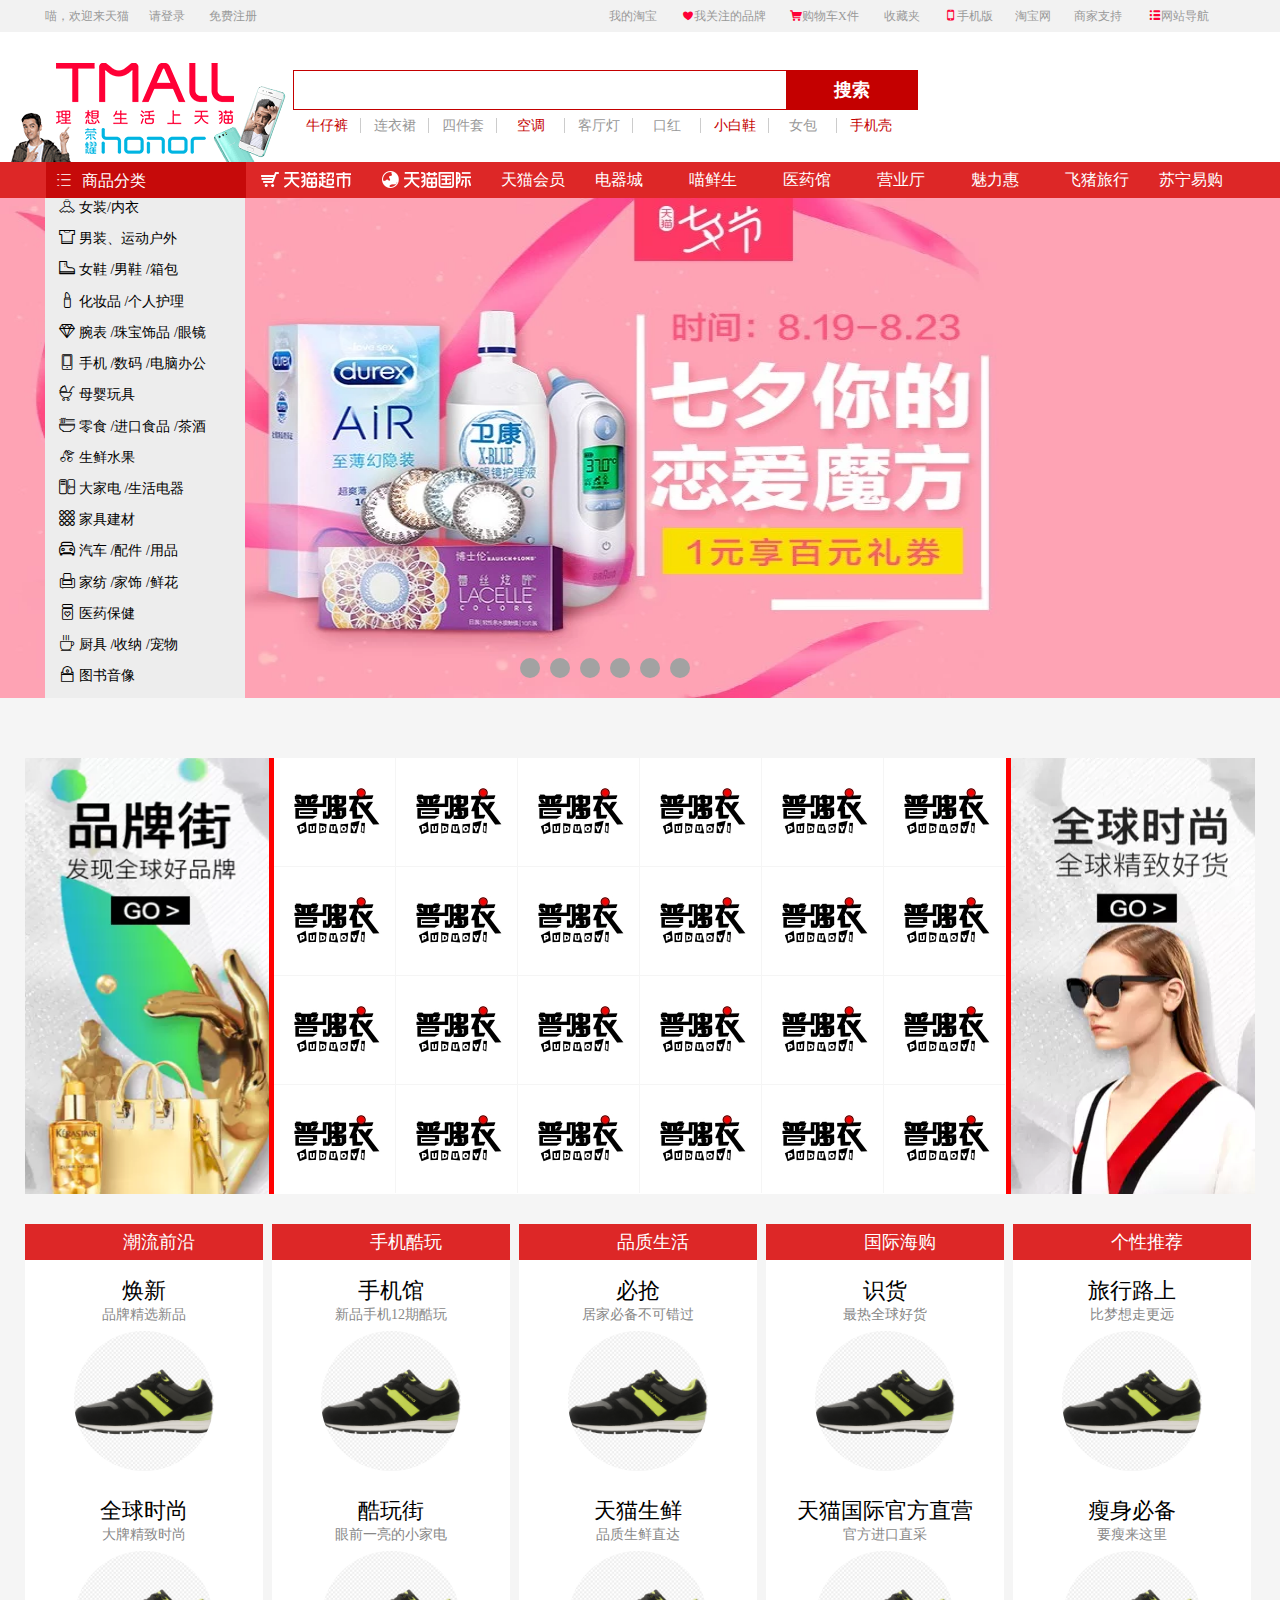
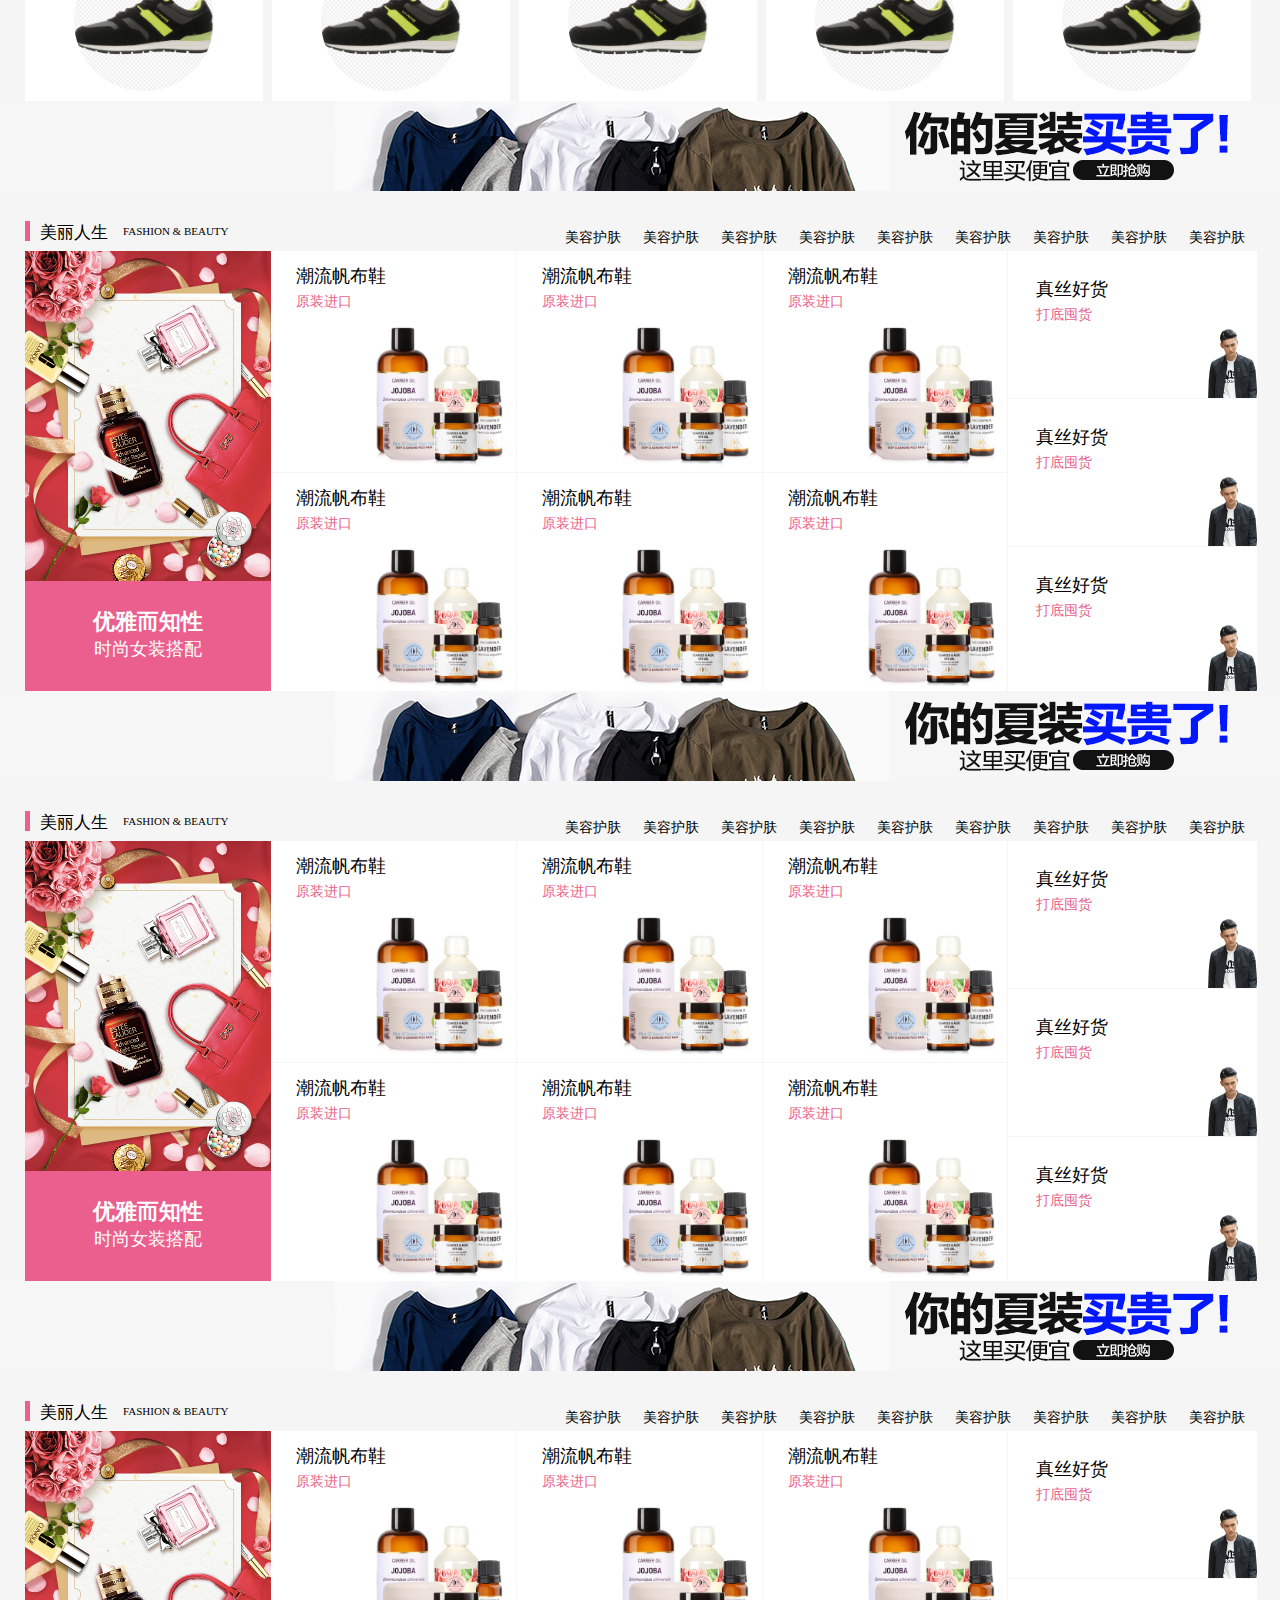
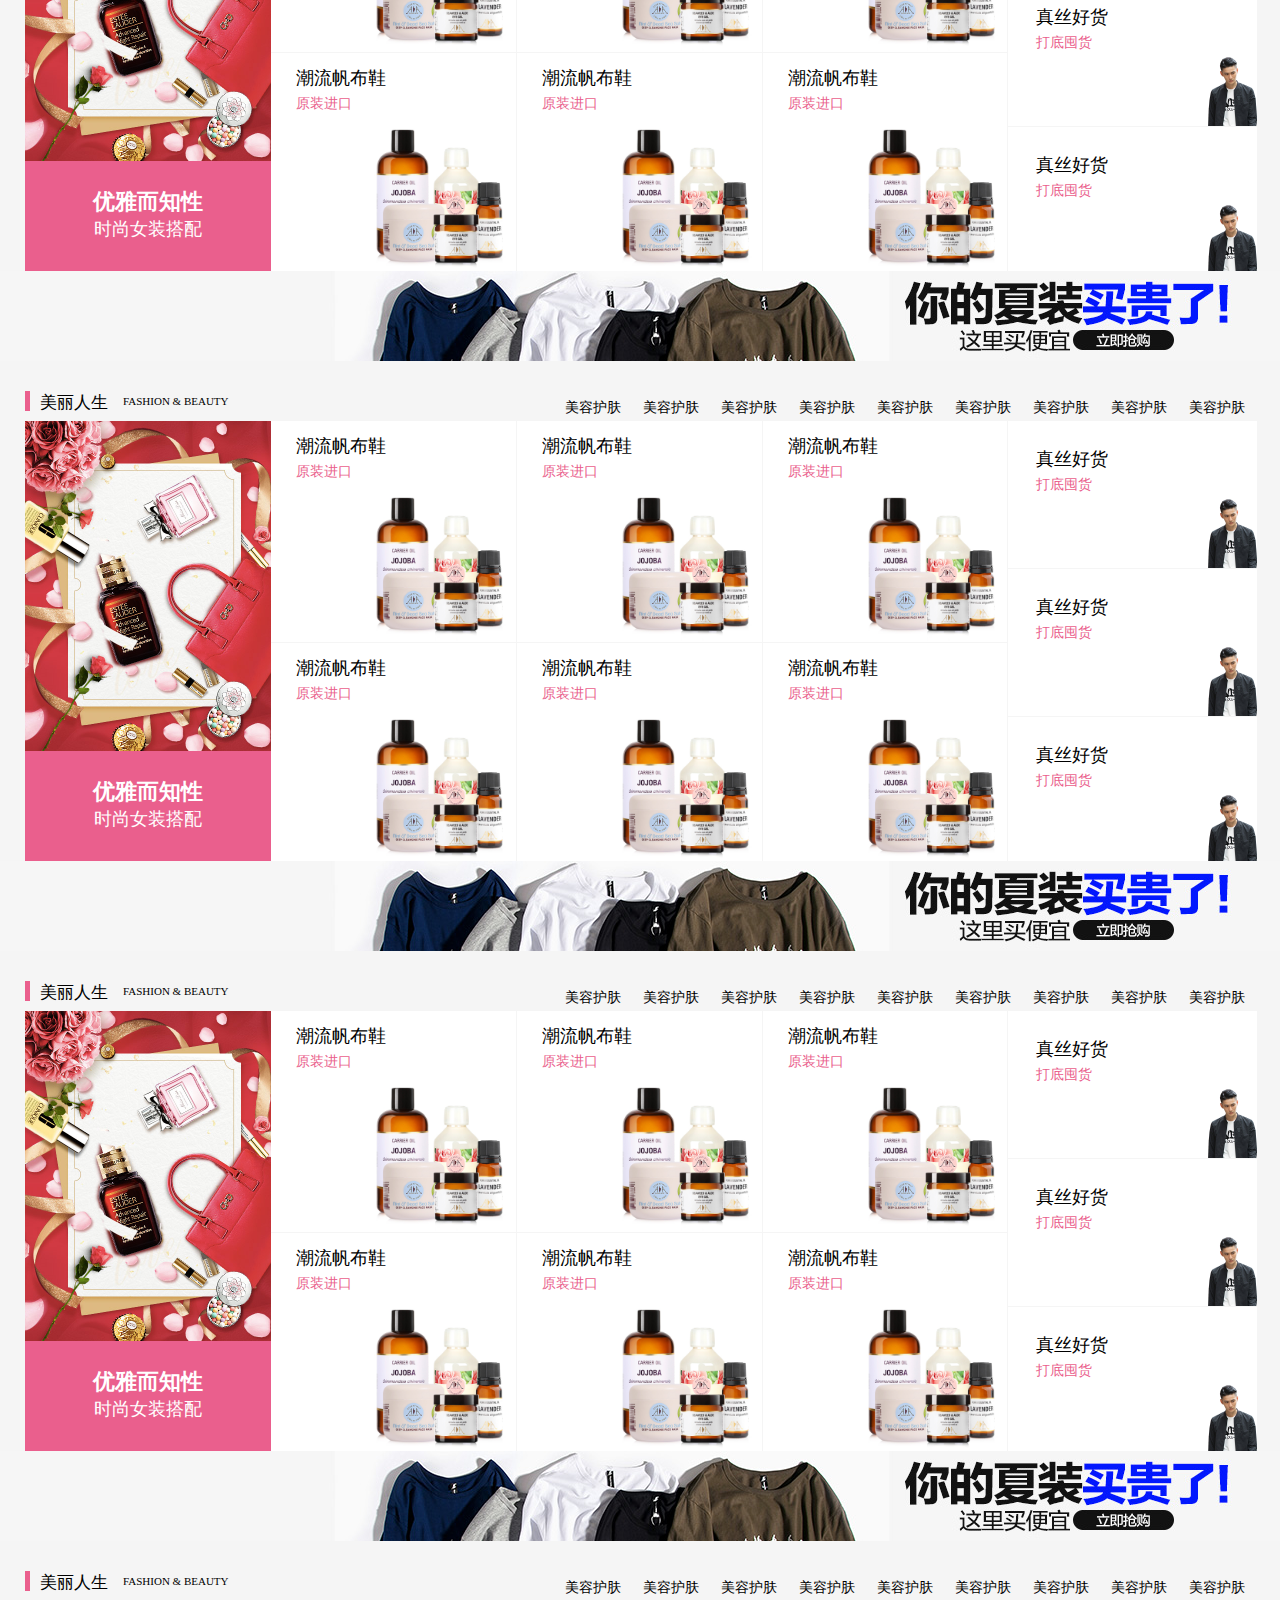
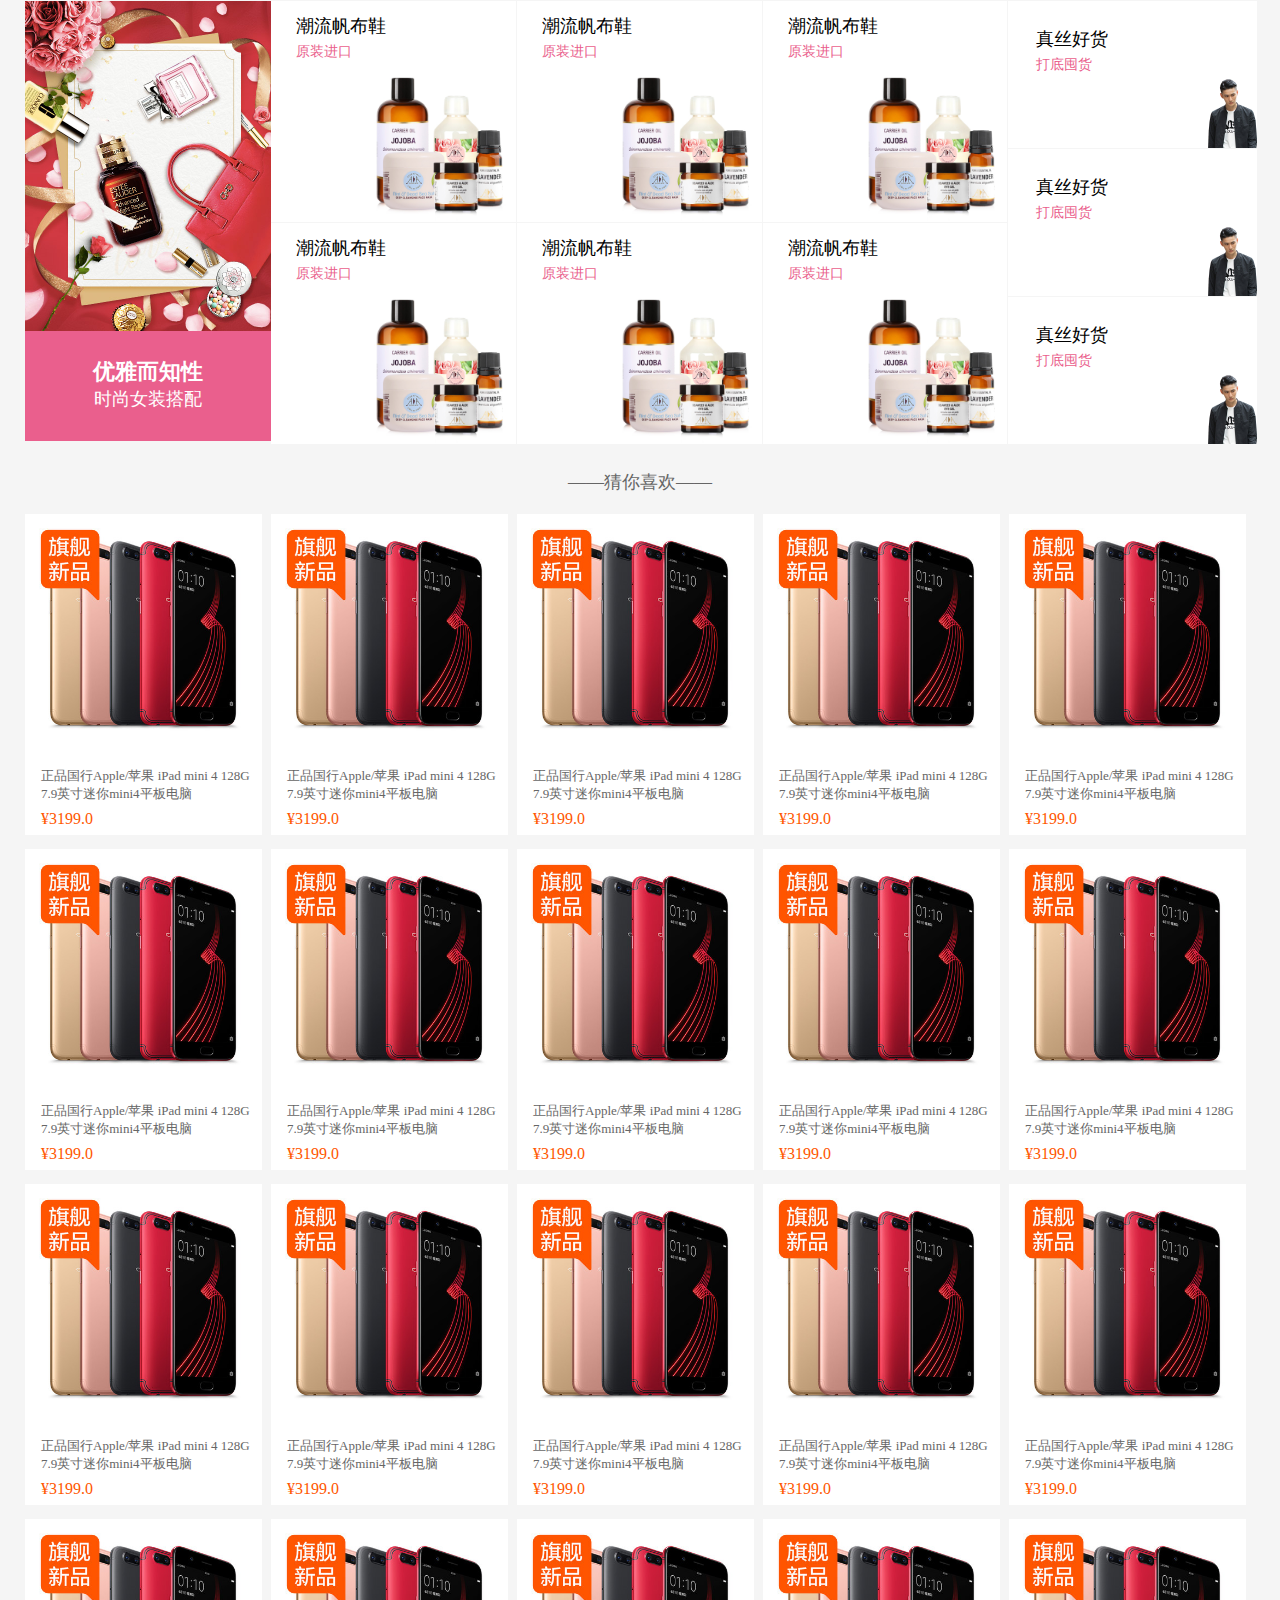
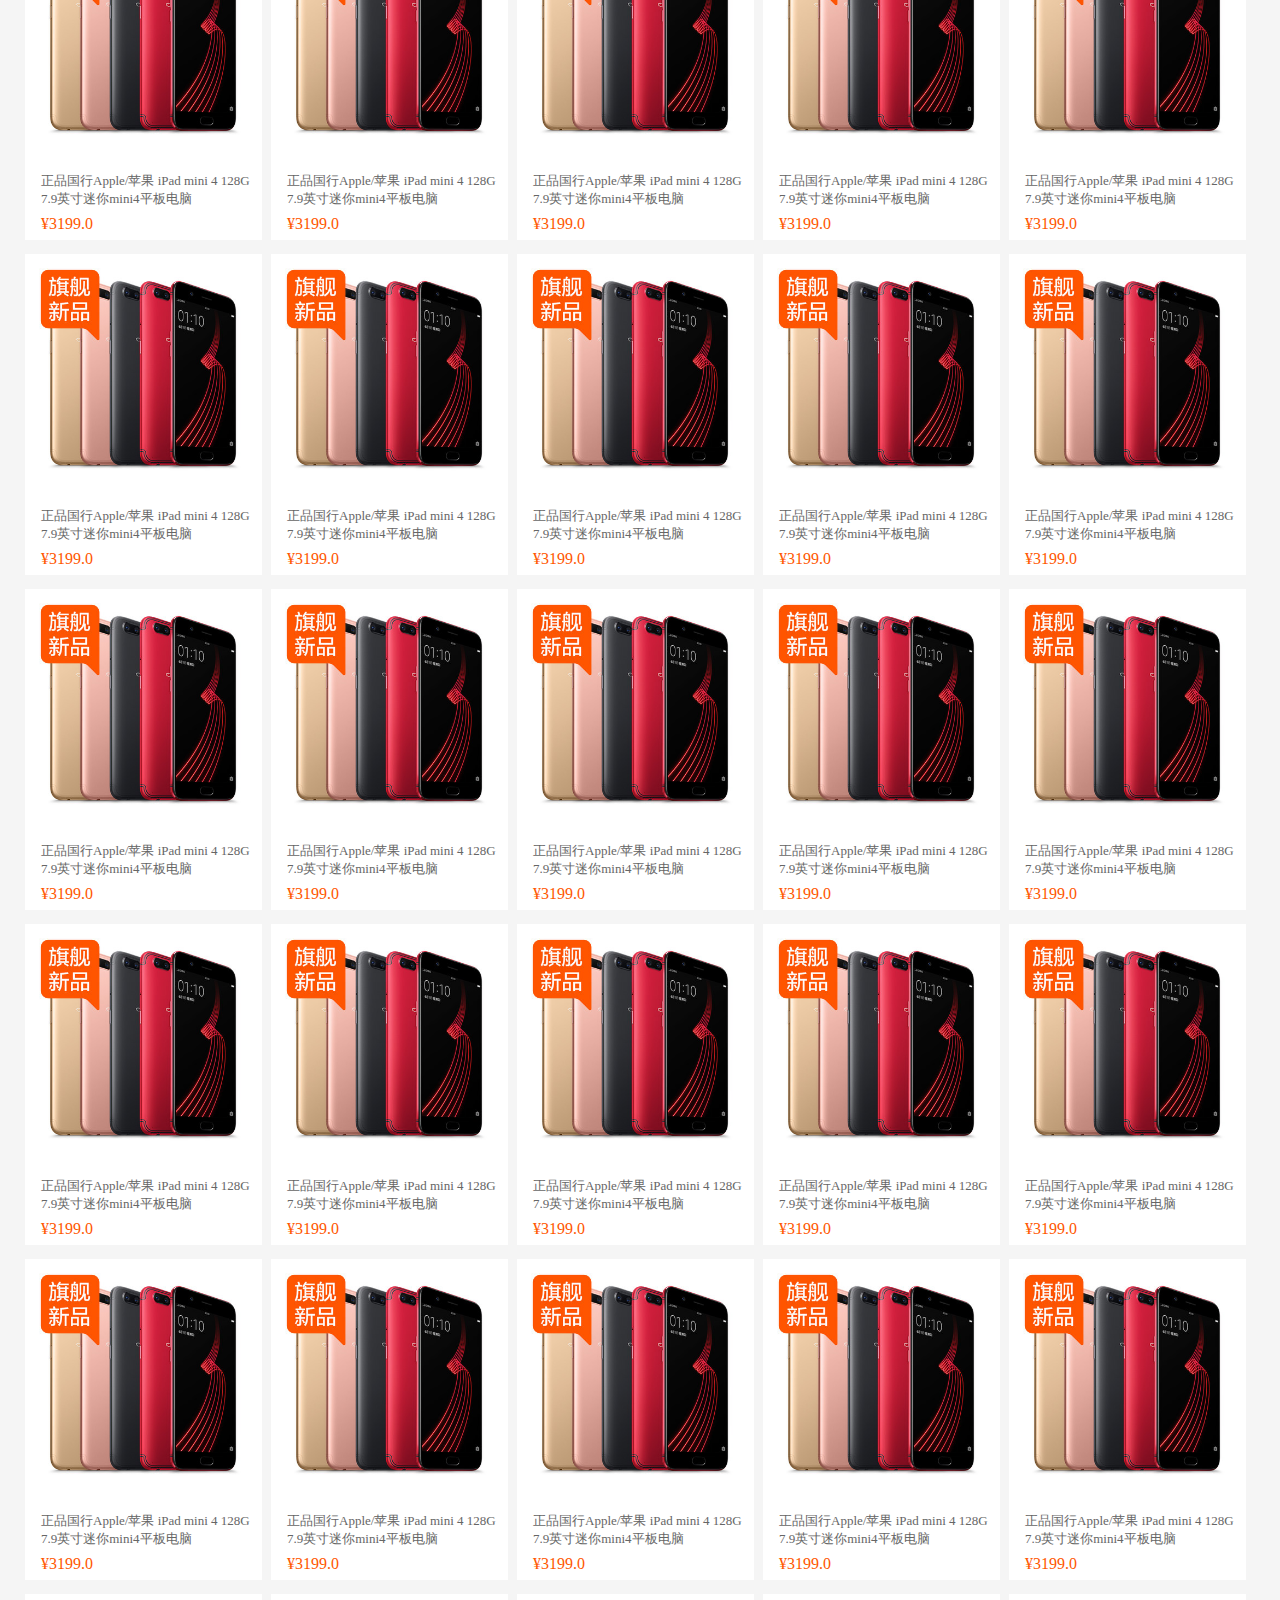
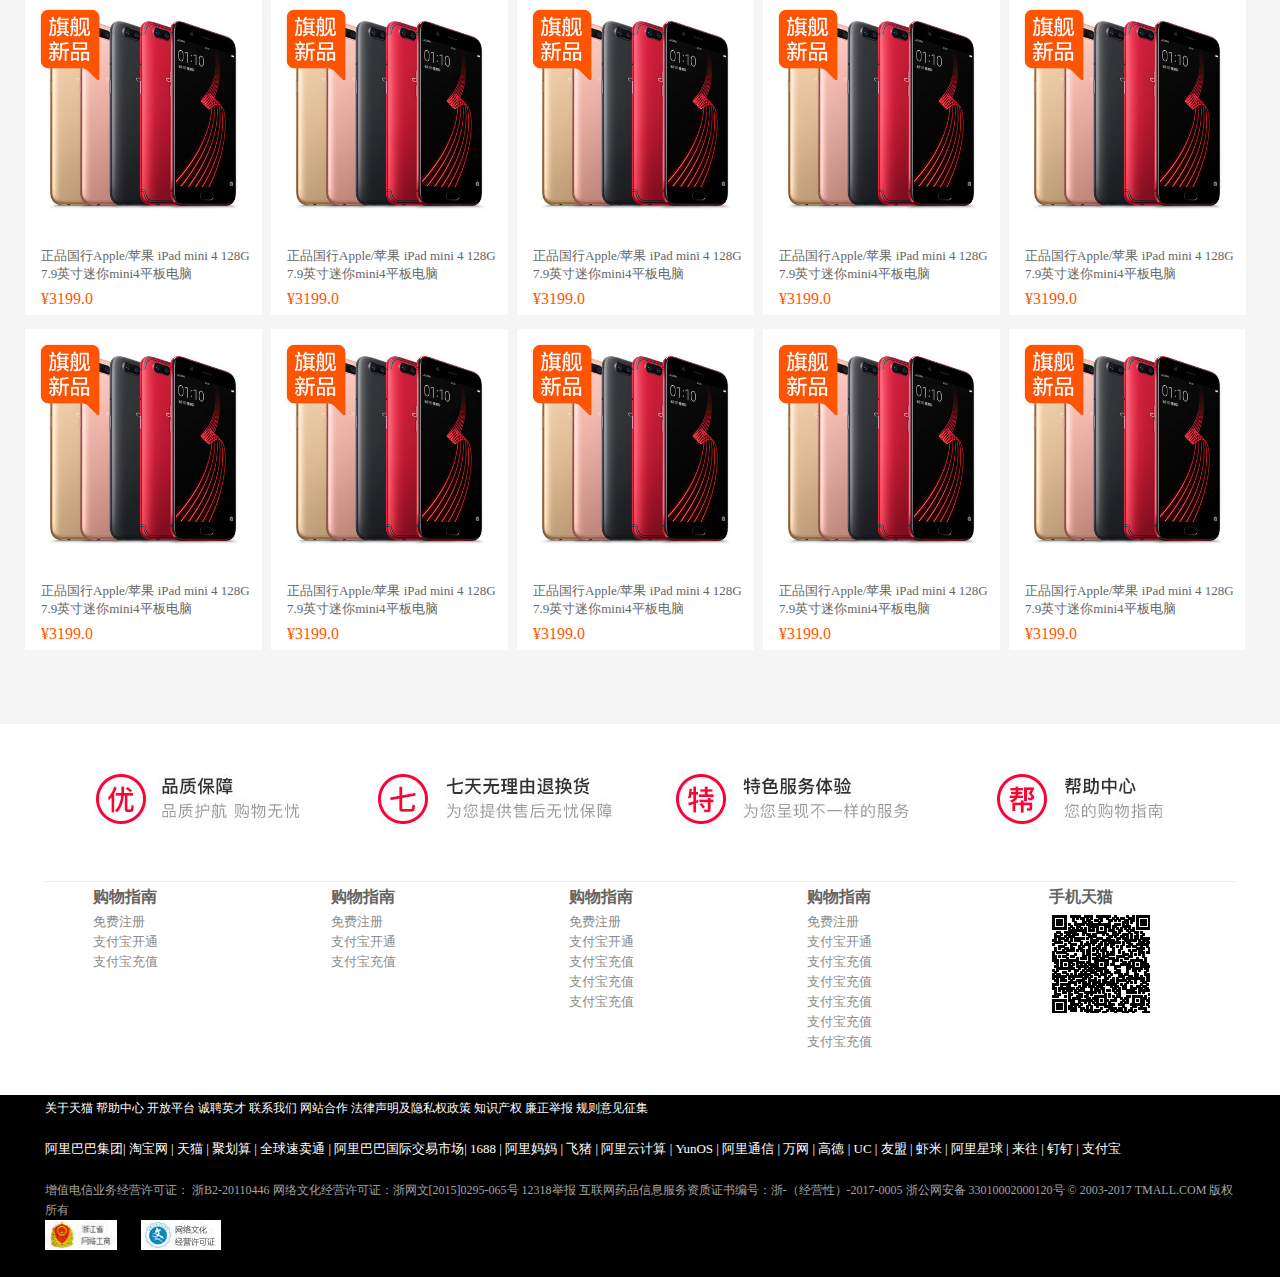
<file: index.html>
<!DOCTYPE html>
<html lang="en">
<head>
	<meta charset="UTF-8">
	<title>Document</title>
	<link rel="stylesheet" href="css/index.css " class="">
	<link rel="stylesheet" href="iconfont/iconfont.css" class="">
</head>
<body>
<!-- 头部开始 -->
 <div class="header">
    <div class="header-left">
    	<div class="header-left-left">喵，欢迎来天猫</div>
    	<a href="" class="header-denglu">请登录</a>
    	<a href="" class="header-zhuce">免费注册</a>
    </div>
    <div class="header-right">
    	<ul class="header-right-kuang">
    		<li class="headertu"><a href="" class="tu-1" id="header-tusame">我的淘宝</a></li>
    		<li class="headertu"><a href="" class="tu-2 iconfont icon-woguanzhudepinpai" id="header-tusame">我关注的品牌</a></li>
    		<li class="headertu"><a href="" class="tu-3 iconfont icon-gouwuche" id="header-tusame">购物车X件</a></li>
    		<li class="headertu"><a href="" class="tu-4" id="header-tusame">收藏夹</a></li>
    		<li class="headertu"><a href="" class="tu-5 iconfont icon-shouji" id="header-tusame">手机版</a></li>
    		<li class="headertu"><a href="" class="tu-6" id="header-tusame">淘宝网</a></li>
    		<li class="headertu"><a href="" class="tu-7" id="header-tusame">商家支持</a></li>
    		<li class="headertu"><a href="" class="tu-8 iconfont icon-liebiao" id="header-tusame">网站导航</a></li>
    	</ul>
    </div>

 </div>
<!-- 头部结束 -->
<!-- 导航开始 -->
 <div class="nav">
 	 <a href="" class="nav-left">
 	 	<img src="img/TB1EvOzSVXXXXbqXVXXtKXbFXXX (1).gif" alt="" class="nav-chatu">
 	 </a>
 	 <div class="nav-center">
         <div class="nav-lan">
              <div class="nav-lan-left"></div>
              <a href="" class="nav-lan-right">搜索</a>
         </div>
         <div class="nav-bottom">
         <ul class="list">
            <li class="nav-wen" id="change"><a href="">牛仔裤</a></li>
            <li class="nav-wen"><a href="">连衣裙</a></li>
            <li class="nav-wen"><a href="">四件套</a></li>
            <li class="nav-wen" id="change"><a href="">空调</a></li>
            <li class="nav-wen"><a href="">客厅灯</a></li>
            <li class="nav-wen"><a href="">口红</a></li>
            <li class="nav-wen" id="change"><a href="">小白鞋</a></li>
            <li class="nav-wen"><a href="">女包</a></li>
            <li class="nav-wen" id="change"><a href="">手机壳</a></li>   
         </ul>   
         </div>  
     </div>
 </div>
 <!-- 导航结束 -->
 <!-- Banner开始 -->
 <div class="Banner">
     <img src="img/粉.png" alt="" class="banner-tu">
     <ul class="banner-lan">
         <li class="text">
             <div class="text-nei"><i class="iconfont icon-fenlei1"></i>商品分类</div>
         </li>
         <li class="banner-lan2">
                <a href=""><img src="img/nav-1.png" alt=""></a>
                <div class="tm"></div>
         </li>
         <li class="banner-lan2">
               <a href=""><img src="img/nav-2.png" alt=""></a>
               <div class="tm"></div>
         </li>
         <li class="banner-lan3"><a href="">天猫会员</a><div class="tm"></div></li>
         <li class="banner-lan3"><a href="">电器城</a><div class="tm"></div></li>
         <li class="banner-lan3"><a href="">喵鲜生</a><div class="tm"></div></li>
         <li class="banner-lan3"><a href="">医药馆</a><div class="tm"></div></li>
         <li class="banner-lan3"><a href="">营业厅</a><div class="tm"></div></li>
         <li class="banner-lan3"><a href="">魅力惠</a><div class="tm"></div></li>
         <li class="banner-lan3"><a href="">飞猪旅行</a><div class="tm"></div></li>
         <li class="banner-lan3"><a href="">苏宁易购</a><div class="tm"></div></li>
     </ul>
     <div>
         <a href="" class="banner-nei">   
         </a>
         <ul class="banner-left">
            <li class="banner-fenlan">
                <a href="" class="banner-lanwen"><i class="iconfont icon-nvzhuangneiyi"></i>女装/内衣</a>
            </li>  
            <li class="banner-fenlan">
                <a href="" class="banner-lanwen"><i class="iconfont icon-nanzhuang"></i>男装、运动户外</a>
            </li> 
            <li class="banner-fenlan">
                <a href="" class="banner-lanwen"><i class="iconfont icon-xie"></i>女鞋 /男鞋 /箱包</a>
            </li> 
            <li class="banner-fenlan">
                <a href="" class="banner-lanwen"><i class="iconfont icon-huazhuangpin"></i>化妆品 /个人护理</a>
            </li> 
            <li class="banner-fenlan">
                <a href="" class="banner-lanwen"><i class="iconfont icon-zhubaoshipin"></i>腕表 /珠宝饰品 /眼镜</a>
            </li> 
            <li class="banner-fenlan">
                <a href="" class="banner-lanwen"><i class="iconfont icon-shumashouji"></i>手机 /数码 /电脑办公</a>
            </li> 
            <li class="banner-fenlan">
                <a href="" class="banner-lanwen"><i class="iconfont icon-muyingwanju"></i>母婴玩具</a>
            </li> 
            <li class="banner-fenlan">
                <a href="" class="banner-lanwen"><i class="iconfont icon-shipin"></i>零食 /进口食品 /茶酒</a>
            </li> 
            <li class="banner-fenlan">
                <a href="" class="banner-lanwen"><i class="iconfont icon-miaoxiansheng"></i>生鲜水果</a>
            </li> 
            <li class="banner-fenlan">
                <a href="" class="banner-lanwen"><i class="iconfont icon-jiayongdianqi"></i>大家电 /生活电器</a>
            </li> 
            <li class="banner-fenlan">
                <a href="" class="banner-lanwen"><i class="iconfont icon-jiajujiancai"></i>家具建材</a>
            </li> 
            <li class="banner-fenlan">
                <a href="" class="banner-lanwen"><i class="iconfont icon-qichepeijian"></i>汽车 /配件 /用品</a>
            </li> 
            <li class="banner-fenlan">
                <a href="" class="banner-lanwen"><i class="iconfont icon-jiafangjiashi"></i>家纺 /家饰 /鲜花</a>
            </li> 
            <li class="banner-fenlan">
                <a href="" class="banner-lanwen"><i class="iconfont icon-yiyaobaojian"></i>医药保健</a>
            </li> 
            <li class="banner-fenlan">
                <a href="" class="banner-lanwen"><i class="iconfont icon-jujia"></i>厨具 /收纳 /宠物</a>
            </li> 
            <li class="banner-fenlan">
                <a href="" class="banner-lanwen"><i class="iconfont icon-tushuyinxiang"></i>图书音像</a>
            </li>   
         </ul>
         <div class="lunbo">
             <li class="lunbo-dian"></li>
             <li class="lunbo-dian"></li>
             <li class="lunbo-dian"></li>
             <li class="lunbo-dian"></li>
             <li class="lunbo-dian"></li>
             <li class="lunbo-dian"></li>
         </div>
     </div>
 </div>
<!-- Banner开始 -->
<!-- 直播开始 -->
<div class="beijing">
     <div class="zhibo-wai">
         <div class="zhibo-left">
             <a href="" class="zhibo-left-left">
                 <img src="img/zhibo-left.png" alt="" class="zhibo-tuzuo">
             </a>
         </div>
         <div class="zhibo-center">
              <ul class="zhibo-center-kuang">
                  <li class="zhibo-center-fen">
                      <img src="img/a2.png" alt="" class="a1">
                      <div class="zhibo-zhezhao">
                         <div class="zhezhao-top">关注人数20.4万</div>
                         <div class="zhezhao-bototm"><a href="">点击进入</a></div>
                      </div>
                  </li>
                  <li class="zhibo-center-fen">
                      <img src="img/a2.png" alt="" class="a1">
                      <div class="zhibo-zhezhao">
                         <div class="zhezhao-top">关注人数20.4万</div>
                         <div class="zhezhao-bototm"><a href="">点击进入</a></div>
                      </div>
                  </li>
                  <li class="zhibo-center-fen">
                      <img src="img/a2.png" alt="" class="a1">
                      <div class="zhibo-zhezhao">
                         <div class="zhezhao-top">关注人数20.4万</div>
                         <div class="zhezhao-bototm"><a href="">点击进入</a></div>
                      </div>
                  </li>
                  <li class="zhibo-center-fen">
                      <img src="img/a2.png" alt="" class="a1">
                      <div class="zhibo-zhezhao">
                         <div class="zhezhao-top">关注人数20.4万</div>
                         <div class="zhezhao-bototm"><a href="">点击进入</a></div>
                      </div>
                  </li>
                  <li class="zhibo-center-fen">
                      <img src="img/a2.png" alt="" class="a1">
                      <div class="zhibo-zhezhao">
                         <div class="zhezhao-top">关注人数20.4万</div>
                         <div class="zhezhao-bototm"><a href="">点击进入</a></div>
                      </div>
                  </li>
                  <li class="zhibo-center-fen">
                      <img src="img/a2.png" alt="" class="a1">
                      <div class="zhibo-zhezhao">
                         <div class="zhezhao-top">关注人数20.4万</div>
                         <div class="zhezhao-bototm"><a href="">点击进入</a></div>
                      </div>
                  </li>
                  <li class="zhibo-center-fen">
                      <img src="img/a2.png" alt="" class="a1">
                      <div class="zhibo-zhezhao">
                         <div class="zhezhao-top">关注人数20.4万</div>
                         <div class="zhezhao-bototm"><a href="">点击进入</a></div>
                      </div>
                  </li>
                  <li class="zhibo-center-fen">
                      <img src="img/a2.png" alt="" class="a1">
                      <div class="zhibo-zhezhao">
                         <div class="zhezhao-top">关注人数20.4万</div>
                         <div class="zhezhao-bototm"><a href="">点击进入</a></div>
                      </div>
                  </li>
                  <li class="zhibo-center-fen">
                      <img src="img/a2.png" alt="" class="a1">
                      <div class="zhibo-zhezhao">
                         <div class="zhezhao-top">关注人数20.4万</div>
                         <div class="zhezhao-bototm"><a href="">点击进入</a></div>
                      </div>
                  </li>
                  <li class="zhibo-center-fen">
                      <img src="img/a2.png" alt="" class="a1">
                      <div class="zhibo-zhezhao">
                         <div class="zhezhao-top">关注人数20.4万</div>
                         <div class="zhezhao-bototm"><a href="">点击进入</a></div>
                      </div>
                  </li>
                  <li class="zhibo-center-fen">
                      <img src="img/a2.png" alt="" class="a1">
                      <div class="zhibo-zhezhao">
                         <div class="zhezhao-top">关注人数20.4万</div>
                         <div class="zhezhao-bototm"><a href="">点击进入</a></div>
                      </div>
                  </li>
                  <li class="zhibo-center-fen">
                      <img src="img/a2.png" alt="" class="a1">
                      <div class="zhibo-zhezhao">
                         <div class="zhezhao-top">关注人数20.4万</div>
                         <div class="zhezhao-bototm"><a href="">点击进入</a></div>
                      </div>
                  </li>
                  <li class="zhibo-center-fen">
                      <img src="img/a2.png" alt="" class="a1">
                      <div class="zhibo-zhezhao">
                         <div class="zhezhao-top">关注人数20.4万</div>
                         <div class="zhezhao-bototm"><a href="">点击进入</a></div>
                      </div>
                  </li>
                  <li class="zhibo-center-fen">
                      <img src="img/a2.png" alt="" class="a1">
                      <div class="zhibo-zhezhao">
                         <div class="zhezhao-top">关注人数20.4万</div>
                         <div class="zhezhao-bototm"><a href="">点击进入</a></div>
                      </div>
                  </li>
                  <li class="zhibo-center-fen">
                      <img src="img/a2.png" alt="" class="a1">
                      <div class="zhibo-zhezhao">
                         <div class="zhezhao-top">关注人数20.4万</div>
                         <div class="zhezhao-bototm"><a href="">点击进入</a></div>
                      </div>
                  </li>
                  <li class="zhibo-center-fen">
                      <img src="img/a2.png" alt="" class="a1">
                      <div class="zhibo-zhezhao">
                         <div class="zhezhao-top">关注人数20.4万</div>
                         <div class="zhezhao-bototm"><a href="">点击进入</a></div>
                      </div>
                  </li>
                  <li class="zhibo-center-fen">
                      <img src="img/a2.png" alt="" class="a1">
                      <div class="zhibo-zhezhao">
                         <div class="zhezhao-top">关注人数20.4万</div>
                         <div class="zhezhao-bototm"><a href="">点击进入</a></div>
                      </div>
                  </li>
                  <li class="zhibo-center-fen">
                      <img src="img/a2.png" alt="" class="a1">
                      <div class="zhibo-zhezhao">
                         <div class="zhezhao-top">关注人数20.4万</div>
                         <div class="zhezhao-bototm"><a href="">点击进入</a></div>
                      </div>
                  </li>
                  <li class="zhibo-center-fen">
                      <img src="img/a2.png" alt="" class="a1">
                      <div class="zhibo-zhezhao">
                         <div class="zhezhao-top">关注人数20.4万</div>
                         <div class="zhezhao-bototm"><a href="">点击进入</a></div>
                      </div>
                  </li>
                  <li class="zhibo-center-fen">
                      <img src="img/a2.png" alt="" class="a1">
                      <div class="zhibo-zhezhao">
                         <div class="zhezhao-top">关注人数20.4万</div>
                         <div class="zhezhao-bototm"><a href="">点击进入</a></div>
                      </div>
                  </li>
                  <li class="zhibo-center-fen">
                      <img src="img/a2.png" alt="" class="a1">
                      <div class="zhibo-zhezhao">
                         <div class="zhezhao-top">关注人数20.4万</div>
                         <div class="zhezhao-bototm"><a href="">点击进入</a></div>
                      </div>
                  </li>
                  <li class="zhibo-center-fen">
                      <img src="img/a2.png" alt="" class="a1">
                      <div class="zhibo-zhezhao">
                         <div class="zhezhao-top">关注人数20.4万</div>
                         <div class="zhezhao-bototm"><a href="">点击进入</a></div>
                      </div>
                  </li>
                  <li class="zhibo-center-fen">
                      <img src="img/a2.png" alt="" class="a1">
                      <div class="zhibo-zhezhao">
                         <div class="zhezhao-top">关注人数20.4万</div>
                         <div class="zhezhao-bototm"><a href="">点击进入</a></div>
                      </div>
                  </li>
                  <li class="zhibo-center-fen">
                      <img src="img/a2.png" alt="" class="a1">
                      <div class="zhibo-zhezhao">
                         <div class="zhezhao-top">关注人数20.4万</div>
                         <div class="zhezhao-bototm"><a href="">点击进入</a></div>
                      </div>
                  </li>
              </ul>
         </div>
         <div class="zhibo-right">
             <a href="" class="zhibo-right-right">
                 <img src="img/zhibo-you.png" alt="" class="zhibo-tuyou">
             </a>
         </div>
     </div>
<!-- 直播结束潮流a.png -->
<!-- 潮流开始 -->
 <div class="chaoliu">
     <ul class="chaoliu">
        <li class="chaoliu-fenlan">
            <div class="chaoliu-top">
                 <span class="chaoliu-lanwen">潮流前沿</span>
            </div>
            <div class="chaoliu-center">
                <div class="chaoliu-center-wen1">焕新</div>
                <div class="chaoliu-center-wen2">品牌精选新品</div>
                <a href="" class="chaoliu-tu">
                    <img src="img/潮流a.png" alt="" class="chaoliu-tu1">
                </a>
            </div>
            <div class="chaoliu-bottom">
                <div class="chaoliu-center-wen1">全球时尚</div>
                <div class="chaoliu-center-wen2">大牌精致时尚</div>
                <a href="" class="chaoliu-tu">
                    <img src="img/潮流a.png" alt="" class="chaoliu-tu1">
                </a>
                
            </div>
        </li>
        <li class="chaoliu-fenlan">
            <div class="chaoliu-top">
                <span class="chaoliu-lanwen">手机酷玩</span>
            </div>
            <div class="chaoliu-center">
                <div class="chaoliu-center-wen1">手机馆</div>
                <div class="chaoliu-center-wen2">新品手机12期酷玩</div>
                <a href="" class="chaoliu-tu">
                    <img src="img/潮流a.png" alt="" class="chaoliu-tu1">
                </a>
            </div>
            <div class="chaoliu-bottom">
                <div class="chaoliu-center-wen1">酷玩街</div>
                <div class="chaoliu-center-wen2">眼前一亮的小家电</div>
                <a href="" class="chaoliu-tu">
                    <img src="img/潮流a.png" alt="" class="chaoliu-tu1">
                </a>
            </div>
        </li>
        <li class="chaoliu-fenlan">
            <div class="chaoliu-top">
                <span class="chaoliu-lanwen">品质生活</span>
            </div>
            <div class="chaoliu-center">
                <div class="chaoliu-center-wen1">必抢</div>
                <div class="chaoliu-center-wen2">居家必备不可错过</div>
                <a href="" class="chaoliu-tu">
                    <img src="img/潮流a.png" alt="" class="chaoliu-tu1">
                </a>
            </div>
            <div class="chaoliu-bottom">
                <div class="chaoliu-center-wen1">天猫生鲜</div>
                <div class="chaoliu-center-wen2">品质生鲜直达</div>
                <a href="" class="chaoliu-tu">
                    <img src="img/潮流a.png" alt="" class="chaoliu-tu1">
                </a>
            </div>
        </li>
        <li class="chaoliu-fenlan">
            <div class="chaoliu-top">
                <span class="chaoliu-lanwen">国际海购</span>
            </div>
            <div class="chaoliu-center">
                <div class="chaoliu-center-wen1">识货</div>
                <div class="chaoliu-center-wen2">最热全球好货</div>
                <a href="" class="chaoliu-tu">
                    <img src="img/潮流a.png" alt="" class="chaoliu-tu1">
                </a>
            </div>
            <div class="chaoliu-bottom">
                <div class="chaoliu-center-wen1">天猫国际官方直营</div>
                <div class="chaoliu-center-wen2">官方进口直采</div>
                <a href="" class="chaoliu-tu">
                    <img src="img/潮流a.png" alt="" class="chaoliu-tu1">
                </a>
            </div>
        </li>
        <li class="chaoliu-fenlan">
            <div class="chaoliu-top">
                <span class="chaoliu-lanwen">个性推荐</span>
            </div>
            <div class="chaoliu-center">
                <div class="chaoliu-center-wen1">旅行路上</div>
                <div class="chaoliu-center-wen2">比梦想走更远</div>
                <a href="" class="chaoliu-tu">
                    <img src="img/潮流a.png" alt="" class="chaoliu-tu1">
                </a>
            </div>
            <div class="chaoliu-bottom">
                <div class="chaoliu-center-wen1">瘦身必备</div>
                <div class="chaoliu-center-wen2">要瘦来这里</div>
                <a href="" class="chaoliu-tu">
                    <img src="img/潮流a.png" alt="" class="chaoliu-tu1">
                </a>
            </div>
        </li>
         
     </ul>
     
 </div>
<!-- 潮流结束 -->
<!-- 广告开始 -->
 <a href="" class="guanggao-lan">
      <img src="img/广告.jpg" alt="" class="guanggao-tu">
 </a>
<!-- 广告结束 -->
<!-- 美丽人生开始 -->
 <div class="meili">
     <div class="meili-top">
         <div class="meili-top-biao"></div>
         <span class="meili-top-wen1">美丽人生</span>
         <span class="meili-top-shishang">FASHION & BEAUTY</span>
         <div class="meili-top-right">
             <li class="meili-top-lan"><a href="" class="meili-top-lan-wen">美容护肤</a></li>
             <li class="meili-top-lan"><a href="" class="meili-top-lan-wen">美容护肤</a></li>
             <li class="meili-top-lan"><a href="" class="meili-top-lan-wen">美容护肤</a></li>
             <li class="meili-top-lan"><a href="" class="meili-top-lan-wen">美容护肤</a></li>
             <li class="meili-top-lan"><a href="" class="meili-top-lan-wen">美容护肤</a></li>
             <li class="meili-top-lan"><a href="" class="meili-top-lan-wen">美容护肤</a></li>
             <li class="meili-top-lan"><a href="" class="meili-top-lan-wen">美容护肤</a></li>
             <li class="meili-top-lan"><a href="" class="meili-top-lan-wen">美容护肤</a></li>
             <li class="meili-top-lan"><a href="" class="meili-top-lan-wen">美容护肤</a></li>
         </div>

         
     </div>
     <div class="meili-bottom">
         <a href="" class="meili-bottom-zuo">
            <div class="meli-left-tu">
                <img src="img/美丽2.jpg" alt="" class="meili-tu">
            </div>
            <div class="meli-left-di">
                 <div class="youya">优雅而知性</div>
                 <div class="nvzhuang">时尚女装搭配</div>
            </div>
            
         </a>
         <a href="" class="meili-bottom-zhong">
           <ul class="meili-zhong-wai">
               <li class="meili-fenlan">
                   <div class="meili-fenwen1">潮流帆布鞋</div>
                   <div class="meili-fenwen2">原装进口</div>
                   <div class="meili-fentu">
                        <img src="img/美丽3.jpg" alt="" class="meili-tu3">
                   </div>
               </li>
               <li class="meili-fenlan">
                   <div class="meili-fenwen1">潮流帆布鞋</div>
                   <div class="meili-fenwen2">原装进口</div>
                   <div class="meili-fentu">
                        <img src="img/美丽3.jpg" alt="" class="meili-tu3">
                   </div>
               </li>
               <li class="meili-fenlan">
                   <div class="meili-fenwen1">潮流帆布鞋</div>
                   <div class="meili-fenwen2">原装进口</div>
                   <div class="meili-fentu">
                        <img src="img/美丽3.jpg" alt="" class="meili-tu3">
                   </div>
               </li>
               <li class="meili-fenlan">
                   <div class="meili-fenwen1">潮流帆布鞋</div>
                   <div class="meili-fenwen2">原装进口</div>
                   <div class="meili-fentu">
                        <img src="img/美丽3.jpg" alt="" class="meili-tu3">
                   </div>
               </li>
               <li class="meili-fenlan">
                   <div class="meili-fenwen1">潮流帆布鞋</div>
                   <div class="meili-fenwen2">原装进口</div>
                   <div class="meili-fentu">
                        <img src="img/美丽3.jpg" alt="" class="meili-tu3">
                   </div>
               </li>
               <li class="meili-fenlan">
                   <div class="meili-fenwen1">潮流帆布鞋</div>
                   <div class="meili-fenwen2">原装进口</div>
                   <div class="meili-fentu">
                        <img src="img/美丽3.jpg" alt="" class="meili-tu3">
                   </div>
               </li>
           </ul>
         </a>
         <a href="" class="meili-bottom-you">
            <div class="meili-right-fenlan">
                <div class="meili-right-wen1">真丝好货</div>
                <div class="meili-right-wen2">打底囤货</div>
                <div class="meli-right-tu">
                    <img src="img/美丽4.jpg" alt="" class="meili-tu4">
                </div>
            </div>
            <div class="meili-right-fenlan">
                <div class="meili-right-wen1">真丝好货</div>
                <div class="meili-right-wen2">打底囤货</div>
                <div class="meli-right-tu">
                    <img src="img/美丽4.jpg" alt="" class="meili-tu4">
                </div>
            </div>
            <div class="meili-right-fenlan" id="meili-last">
                <div class="meili-right-wen1">真丝好货</div>
                <div class="meili-right-wen2">打底囤货</div>
                <div class="meli-right-tu">
                    <img src="img/美丽4.jpg" alt="" class="meili-tu4">
                </div>
            </div>
         </a>
         
     </div>
   
 </div>
<!-- 美丽人生结束 -->
<!-- 潮流酷玩开始 -->
<!-- 广告开始 -->
 <a href="" class="guanggao-lan">
      <img src="img/广告.jpg" alt="" class="guanggao-tu">
 </a>
<!-- 广告结束 -->
<!-- 美丽人生开始 -->
 <div class="meili">
     <div class="meili-top">
         <div class="meili-top-biao"></div>
         <span class="meili-top-wen1">美丽人生</span>
         <span class="meili-top-shishang">FASHION & BEAUTY</span>
         <div class="meili-top-right">
             <li class="meili-top-lan"><a href="" class="meili-top-lan-wen">美容护肤</a></li>
             <li class="meili-top-lan"><a href="" class="meili-top-lan-wen">美容护肤</a></li>
             <li class="meili-top-lan"><a href="" class="meili-top-lan-wen">美容护肤</a></li>
             <li class="meili-top-lan"><a href="" class="meili-top-lan-wen">美容护肤</a></li>
             <li class="meili-top-lan"><a href="" class="meili-top-lan-wen">美容护肤</a></li>
             <li class="meili-top-lan"><a href="" class="meili-top-lan-wen">美容护肤</a></li>
             <li class="meili-top-lan"><a href="" class="meili-top-lan-wen">美容护肤</a></li>
             <li class="meili-top-lan"><a href="" class="meili-top-lan-wen">美容护肤</a></li>
             <li class="meili-top-lan"><a href="" class="meili-top-lan-wen">美容护肤</a></li>
         </div>

         
     </div>
     <div class="meili-bottom">
         <a href="" class="meili-bottom-zuo">
            <div class="meli-left-tu">
                <img src="img/美丽2.jpg" alt="" class="meili-tu">
            </div>
            <div class="meli-left-di">
                 <div class="youya">优雅而知性</div>
                 <div class="nvzhuang">时尚女装搭配</div>
            </div>
            
         </a>
         <a href="" class="meili-bottom-zhong">
           <ul class="meili-zhong-wai">
               <li class="meili-fenlan">
                   <div class="meili-fenwen1">潮流帆布鞋</div>
                   <div class="meili-fenwen2">原装进口</div>
                   <div class="meili-fentu">
                        <img src="img/美丽3.jpg" alt="" class="meili-tu3">
                   </div>
               </li>
               <li class="meili-fenlan">
                   <div class="meili-fenwen1">潮流帆布鞋</div>
                   <div class="meili-fenwen2">原装进口</div>
                   <div class="meili-fentu">
                        <img src="img/美丽3.jpg" alt="" class="meili-tu3">
                   </div>
               </li>
               <li class="meili-fenlan">
                   <div class="meili-fenwen1">潮流帆布鞋</div>
                   <div class="meili-fenwen2">原装进口</div>
                   <div class="meili-fentu">
                        <img src="img/美丽3.jpg" alt="" class="meili-tu3">
                   </div>
               </li>
               <li class="meili-fenlan">
                   <div class="meili-fenwen1">潮流帆布鞋</div>
                   <div class="meili-fenwen2">原装进口</div>
                   <div class="meili-fentu">
                        <img src="img/美丽3.jpg" alt="" class="meili-tu3">
                   </div>
               </li>
               <li class="meili-fenlan">
                   <div class="meili-fenwen1">潮流帆布鞋</div>
                   <div class="meili-fenwen2">原装进口</div>
                   <div class="meili-fentu">
                        <img src="img/美丽3.jpg" alt="" class="meili-tu3">
                   </div>
               </li>
               <li class="meili-fenlan">
                   <div class="meili-fenwen1">潮流帆布鞋</div>
                   <div class="meili-fenwen2">原装进口</div>
                   <div class="meili-fentu">
                        <img src="img/美丽3.jpg" alt="" class="meili-tu3">
                   </div>
               </li>
           </ul>
         </a>
         <a href="" class="meili-bottom-you">
            <div class="meili-right-fenlan">
                <div class="meili-right-wen1">真丝好货</div>
                <div class="meili-right-wen2">打底囤货</div>
                <div class="meli-right-tu">
                    <img src="img/美丽4.jpg" alt="" class="meili-tu4">
                </div>
            </div>
            <div class="meili-right-fenlan">
                <div class="meili-right-wen1">真丝好货</div>
                <div class="meili-right-wen2">打底囤货</div>
                <div class="meli-right-tu">
                    <img src="img/美丽4.jpg" alt="" class="meili-tu4">
                </div>
            </div>
            <div class="meili-right-fenlan" id="meili-last">
                <div class="meili-right-wen1">真丝好货</div>
                <div class="meili-right-wen2">打底囤货</div>
                <div class="meli-right-tu">
                    <img src="img/美丽4.jpg" alt="" class="meili-tu4">
                </div>
            </div>
         </a>
         
     </div>
   
 </div>
<!-- 潮流酷玩结束 -->
<!-- 居家生活开始 -->
 <!-- 广告开始 -->
 <a href="" class="guanggao-lan">
      <img src="img/广告.jpg" alt="" class="guanggao-tu">
 </a>
<!-- 广告结束 -->
<!-- 美丽人生开始 -->
 <div class="meili">
     <div class="meili-top">
         <div class="meili-top-biao"></div>
         <span class="meili-top-wen1">美丽人生</span>
         <span class="meili-top-shishang">FASHION & BEAUTY</span>
         <div class="meili-top-right">
             <li class="meili-top-lan"><a href="" class="meili-top-lan-wen">美容护肤</a></li>
             <li class="meili-top-lan"><a href="" class="meili-top-lan-wen">美容护肤</a></li>
             <li class="meili-top-lan"><a href="" class="meili-top-lan-wen">美容护肤</a></li>
             <li class="meili-top-lan"><a href="" class="meili-top-lan-wen">美容护肤</a></li>
             <li class="meili-top-lan"><a href="" class="meili-top-lan-wen">美容护肤</a></li>
             <li class="meili-top-lan"><a href="" class="meili-top-lan-wen">美容护肤</a></li>
             <li class="meili-top-lan"><a href="" class="meili-top-lan-wen">美容护肤</a></li>
             <li class="meili-top-lan"><a href="" class="meili-top-lan-wen">美容护肤</a></li>
             <li class="meili-top-lan"><a href="" class="meili-top-lan-wen">美容护肤</a></li>
         </div>

         
     </div>
     <div class="meili-bottom">
         <a href="" class="meili-bottom-zuo">
            <div class="meli-left-tu">
                <img src="img/美丽2.jpg" alt="" class="meili-tu">
            </div>
            <div class="meli-left-di">
                 <div class="youya">优雅而知性</div>
                 <div class="nvzhuang">时尚女装搭配</div>
            </div>
            
         </a>
         <a href="" class="meili-bottom-zhong">
           <ul class="meili-zhong-wai">
               <li class="meili-fenlan">
                   <div class="meili-fenwen1">潮流帆布鞋</div>
                   <div class="meili-fenwen2">原装进口</div>
                   <div class="meili-fentu">
                        <img src="img/美丽3.jpg" alt="" class="meili-tu3">
                   </div>
               </li>
               <li class="meili-fenlan">
                   <div class="meili-fenwen1">潮流帆布鞋</div>
                   <div class="meili-fenwen2">原装进口</div>
                   <div class="meili-fentu">
                        <img src="img/美丽3.jpg" alt="" class="meili-tu3">
                   </div>
               </li>
               <li class="meili-fenlan">
                   <div class="meili-fenwen1">潮流帆布鞋</div>
                   <div class="meili-fenwen2">原装进口</div>
                   <div class="meili-fentu">
                        <img src="img/美丽3.jpg" alt="" class="meili-tu3">
                   </div>
               </li>
               <li class="meili-fenlan">
                   <div class="meili-fenwen1">潮流帆布鞋</div>
                   <div class="meili-fenwen2">原装进口</div>
                   <div class="meili-fentu">
                        <img src="img/美丽3.jpg" alt="" class="meili-tu3">
                   </div>
               </li>
               <li class="meili-fenlan">
                   <div class="meili-fenwen1">潮流帆布鞋</div>
                   <div class="meili-fenwen2">原装进口</div>
                   <div class="meili-fentu">
                        <img src="img/美丽3.jpg" alt="" class="meili-tu3">
                   </div>
               </li>
               <li class="meili-fenlan">
                   <div class="meili-fenwen1">潮流帆布鞋</div>
                   <div class="meili-fenwen2">原装进口</div>
                   <div class="meili-fentu">
                        <img src="img/美丽3.jpg" alt="" class="meili-tu3">
                   </div>
               </li>
           </ul>
         </a>
         <a href="" class="meili-bottom-you">
            <div class="meili-right-fenlan">
                <div class="meili-right-wen1">真丝好货</div>
                <div class="meili-right-wen2">打底囤货</div>
                <div class="meli-right-tu">
                    <img src="img/美丽4.jpg" alt="" class="meili-tu4">
                </div>
            </div>
            <div class="meili-right-fenlan">
                <div class="meili-right-wen1">真丝好货</div>
                <div class="meili-right-wen2">打底囤货</div>
                <div class="meli-right-tu">
                    <img src="img/美丽4.jpg" alt="" class="meili-tu4">
                </div>
            </div>
            <div class="meili-right-fenlan" id="meili-last">
                <div class="meili-right-wen1">真丝好货</div>
                <div class="meili-right-wen2">打底囤货</div>
                <div class="meli-right-tu">
                    <img src="img/美丽4.jpg" alt="" class="meili-tu4">
                </div>
            </div>
         </a>
         
     </div>
   
 </div>
<!-- 居家生活结束 -->
<!-- 打造爱巢开始 -->
 <!-- 广告开始 -->
 <a href="" class="guanggao-lan">
      <img src="img/广告.jpg" alt="" class="guanggao-tu">
 </a>
<!-- 广告结束 -->
<!-- 美丽人生开始 -->
 <div class="meili">
     <div class="meili-top">
         <div class="meili-top-biao"></div>
         <span class="meili-top-wen1">美丽人生</span>
         <span class="meili-top-shishang">FASHION & BEAUTY</span>
         <div class="meili-top-right">
             <li class="meili-top-lan"><a href="" class="meili-top-lan-wen">美容护肤</a></li>
             <li class="meili-top-lan"><a href="" class="meili-top-lan-wen">美容护肤</a></li>
             <li class="meili-top-lan"><a href="" class="meili-top-lan-wen">美容护肤</a></li>
             <li class="meili-top-lan"><a href="" class="meili-top-lan-wen">美容护肤</a></li>
             <li class="meili-top-lan"><a href="" class="meili-top-lan-wen">美容护肤</a></li>
             <li class="meili-top-lan"><a href="" class="meili-top-lan-wen">美容护肤</a></li>
             <li class="meili-top-lan"><a href="" class="meili-top-lan-wen">美容护肤</a></li>
             <li class="meili-top-lan"><a href="" class="meili-top-lan-wen">美容护肤</a></li>
             <li class="meili-top-lan"><a href="" class="meili-top-lan-wen">美容护肤</a></li>
         </div>

         
     </div>
     <div class="meili-bottom">
         <a href="" class="meili-bottom-zuo">
            <div class="meli-left-tu">
                <img src="img/美丽2.jpg" alt="" class="meili-tu">
            </div>
            <div class="meli-left-di">
                 <div class="youya">优雅而知性</div>
                 <div class="nvzhuang">时尚女装搭配</div>
            </div>
            
         </a>
         <a href="" class="meili-bottom-zhong">
           <ul class="meili-zhong-wai">
               <li class="meili-fenlan">
                   <div class="meili-fenwen1">潮流帆布鞋</div>
                   <div class="meili-fenwen2">原装进口</div>
                   <div class="meili-fentu">
                        <img src="img/美丽3.jpg" alt="" class="meili-tu3">
                   </div>
               </li>
               <li class="meili-fenlan">
                   <div class="meili-fenwen1">潮流帆布鞋</div>
                   <div class="meili-fenwen2">原装进口</div>
                   <div class="meili-fentu">
                        <img src="img/美丽3.jpg" alt="" class="meili-tu3">
                   </div>
               </li>
               <li class="meili-fenlan">
                   <div class="meili-fenwen1">潮流帆布鞋</div>
                   <div class="meili-fenwen2">原装进口</div>
                   <div class="meili-fentu">
                        <img src="img/美丽3.jpg" alt="" class="meili-tu3">
                   </div>
               </li>
               <li class="meili-fenlan">
                   <div class="meili-fenwen1">潮流帆布鞋</div>
                   <div class="meili-fenwen2">原装进口</div>
                   <div class="meili-fentu">
                        <img src="img/美丽3.jpg" alt="" class="meili-tu3">
                   </div>
               </li>
               <li class="meili-fenlan">
                   <div class="meili-fenwen1">潮流帆布鞋</div>
                   <div class="meili-fenwen2">原装进口</div>
                   <div class="meili-fentu">
                        <img src="img/美丽3.jpg" alt="" class="meili-tu3">
                   </div>
               </li>
               <li class="meili-fenlan">
                   <div class="meili-fenwen1">潮流帆布鞋</div>
                   <div class="meili-fenwen2">原装进口</div>
                   <div class="meili-fentu">
                        <img src="img/美丽3.jpg" alt="" class="meili-tu3">
                   </div>
               </li>
           </ul>
         </a>
         <a href="" class="meili-bottom-you">
            <div class="meili-right-fenlan">
                <div class="meili-right-wen1">真丝好货</div>
                <div class="meili-right-wen2">打底囤货</div>
                <div class="meli-right-tu">
                    <img src="img/美丽4.jpg" alt="" class="meili-tu4">
                </div>
            </div>
            <div class="meili-right-fenlan">
                <div class="meili-right-wen1">真丝好货</div>
                <div class="meili-right-wen2">打底囤货</div>
                <div class="meli-right-tu">
                    <img src="img/美丽4.jpg" alt="" class="meili-tu4">
                </div>
            </div>
            <div class="meili-right-fenlan" id="meili-last">
                <div class="meili-right-wen1">真丝好货</div>
                <div class="meili-right-wen2">打底囤货</div>
                <div class="meli-right-tu">
                    <img src="img/美丽4.jpg" alt="" class="meili-tu4">
                </div>
            </div>
         </a>
         
     </div>
   
 </div>
<!-- 打造爱巢结束 -->
<!-- 户外出行开始 -->
 <!-- 广告开始 -->
 <a href="" class="guanggao-lan">
      <img src="img/广告.jpg" alt="" class="guanggao-tu">
 </a>
<!-- 广告结束 -->
<!-- 美丽人生开始 -->
 <div class="meili">
     <div class="meili-top">
         <div class="meili-top-biao"></div>
         <span class="meili-top-wen1">美丽人生</span>
         <span class="meili-top-shishang">FASHION & BEAUTY</span>
         <div class="meili-top-right">
             <li class="meili-top-lan"><a href="" class="meili-top-lan-wen">美容护肤</a></li>
             <li class="meili-top-lan"><a href="" class="meili-top-lan-wen">美容护肤</a></li>
             <li class="meili-top-lan"><a href="" class="meili-top-lan-wen">美容护肤</a></li>
             <li class="meili-top-lan"><a href="" class="meili-top-lan-wen">美容护肤</a></li>
             <li class="meili-top-lan"><a href="" class="meili-top-lan-wen">美容护肤</a></li>
             <li class="meili-top-lan"><a href="" class="meili-top-lan-wen">美容护肤</a></li>
             <li class="meili-top-lan"><a href="" class="meili-top-lan-wen">美容护肤</a></li>
             <li class="meili-top-lan"><a href="" class="meili-top-lan-wen">美容护肤</a></li>
             <li class="meili-top-lan"><a href="" class="meili-top-lan-wen">美容护肤</a></li>
         </div>

         
     </div>
     <div class="meili-bottom">
         <a href="" class="meili-bottom-zuo">
            <div class="meli-left-tu">
                <img src="img/美丽2.jpg" alt="" class="meili-tu">
            </div>
            <div class="meli-left-di">
                 <div class="youya">优雅而知性</div>
                 <div class="nvzhuang">时尚女装搭配</div>
            </div>
            
         </a>
         <a href="" class="meili-bottom-zhong">
           <ul class="meili-zhong-wai">
               <li class="meili-fenlan">
                   <div class="meili-fenwen1">潮流帆布鞋</div>
                   <div class="meili-fenwen2">原装进口</div>
                   <div class="meili-fentu">
                        <img src="img/美丽3.jpg" alt="" class="meili-tu3">
                   </div>
               </li>
               <li class="meili-fenlan">
                   <div class="meili-fenwen1">潮流帆布鞋</div>
                   <div class="meili-fenwen2">原装进口</div>
                   <div class="meili-fentu">
                        <img src="img/美丽3.jpg" alt="" class="meili-tu3">
                   </div>
               </li>
               <li class="meili-fenlan">
                   <div class="meili-fenwen1">潮流帆布鞋</div>
                   <div class="meili-fenwen2">原装进口</div>
                   <div class="meili-fentu">
                        <img src="img/美丽3.jpg" alt="" class="meili-tu3">
                   </div>
               </li>
               <li class="meili-fenlan">
                   <div class="meili-fenwen1">潮流帆布鞋</div>
                   <div class="meili-fenwen2">原装进口</div>
                   <div class="meili-fentu">
                        <img src="img/美丽3.jpg" alt="" class="meili-tu3">
                   </div>
               </li>
               <li class="meili-fenlan">
                   <div class="meili-fenwen1">潮流帆布鞋</div>
                   <div class="meili-fenwen2">原装进口</div>
                   <div class="meili-fentu">
                        <img src="img/美丽3.jpg" alt="" class="meili-tu3">
                   </div>
               </li>
               <li class="meili-fenlan">
                   <div class="meili-fenwen1">潮流帆布鞋</div>
                   <div class="meili-fenwen2">原装进口</div>
                   <div class="meili-fentu">
                        <img src="img/美丽3.jpg" alt="" class="meili-tu3">
                   </div>
               </li>
           </ul>
         </a>
         <a href="" class="meili-bottom-you">
            <div class="meili-right-fenlan">
                <div class="meili-right-wen1">真丝好货</div>
                <div class="meili-right-wen2">打底囤货</div>
                <div class="meli-right-tu">
                    <img src="img/美丽4.jpg" alt="" class="meili-tu4">
                </div>
            </div>
            <div class="meili-right-fenlan">
                <div class="meili-right-wen1">真丝好货</div>
                <div class="meili-right-wen2">打底囤货</div>
                <div class="meli-right-tu">
                    <img src="img/美丽4.jpg" alt="" class="meili-tu4">
                </div>
            </div>
            <div class="meili-right-fenlan" id="meili-last">
                <div class="meili-right-wen1">真丝好货</div>
                <div class="meili-right-wen2">打底囤货</div>
                <div class="meli-right-tu">
                    <img src="img/美丽4.jpg" alt="" class="meili-tu4">
                </div>
            </div>
         </a>
         
     </div>
   
 </div>
<!-- 户外出行结束 -->
<!-- 亲子时光开始 -->
 <!-- 广告开始 -->
 <a href="" class="guanggao-lan">
      <img src="img/广告.jpg" alt="" class="guanggao-tu">
 </a>
<!-- 广告结束 -->
<!-- 美丽人生开始 -->
 <div class="meili">
     <div class="meili-top">
         <div class="meili-top-biao"></div>
         <span class="meili-top-wen1">美丽人生</span>
         <span class="meili-top-shishang">FASHION & BEAUTY</span>
         <div class="meili-top-right">
             <li class="meili-top-lan"><a href="" class="meili-top-lan-wen">美容护肤</a></li>
             <li class="meili-top-lan"><a href="" class="meili-top-lan-wen">美容护肤</a></li>
             <li class="meili-top-lan"><a href="" class="meili-top-lan-wen">美容护肤</a></li>
             <li class="meili-top-lan"><a href="" class="meili-top-lan-wen">美容护肤</a></li>
             <li class="meili-top-lan"><a href="" class="meili-top-lan-wen">美容护肤</a></li>
             <li class="meili-top-lan"><a href="" class="meili-top-lan-wen">美容护肤</a></li>
             <li class="meili-top-lan"><a href="" class="meili-top-lan-wen">美容护肤</a></li>
             <li class="meili-top-lan"><a href="" class="meili-top-lan-wen">美容护肤</a></li>
             <li class="meili-top-lan"><a href="" class="meili-top-lan-wen">美容护肤</a></li>
         </div>

         
     </div>
     <div class="meili-bottom">
         <a href="" class="meili-bottom-zuo">
            <div class="meli-left-tu">
                <img src="img/美丽2.jpg" alt="" class="meili-tu">
            </div>
            <div class="meli-left-di">
                 <div class="youya">优雅而知性</div>
                 <div class="nvzhuang">时尚女装搭配</div>
            </div>
            
         </a>
         <a href="" class="meili-bottom-zhong">
           <ul class="meili-zhong-wai">
               <li class="meili-fenlan">
                   <div class="meili-fenwen1">潮流帆布鞋</div>
                   <div class="meili-fenwen2">原装进口</div>
                   <div class="meili-fentu">
                        <img src="img/美丽3.jpg" alt="" class="meili-tu3">
                   </div>
               </li>
               <li class="meili-fenlan">
                   <div class="meili-fenwen1">潮流帆布鞋</div>
                   <div class="meili-fenwen2">原装进口</div>
                   <div class="meili-fentu">
                        <img src="img/美丽3.jpg" alt="" class="meili-tu3">
                   </div>
               </li>
               <li class="meili-fenlan">
                   <div class="meili-fenwen1">潮流帆布鞋</div>
                   <div class="meili-fenwen2">原装进口</div>
                   <div class="meili-fentu">
                        <img src="img/美丽3.jpg" alt="" class="meili-tu3">
                   </div>
               </li>
               <li class="meili-fenlan">
                   <div class="meili-fenwen1">潮流帆布鞋</div>
                   <div class="meili-fenwen2">原装进口</div>
                   <div class="meili-fentu">
                        <img src="img/美丽3.jpg" alt="" class="meili-tu3">
                   </div>
               </li>
               <li class="meili-fenlan">
                   <div class="meili-fenwen1">潮流帆布鞋</div>
                   <div class="meili-fenwen2">原装进口</div>
                   <div class="meili-fentu">
                        <img src="img/美丽3.jpg" alt="" class="meili-tu3">
                   </div>
               </li>
               <li class="meili-fenlan">
                   <div class="meili-fenwen1">潮流帆布鞋</div>
                   <div class="meili-fenwen2">原装进口</div>
                   <div class="meili-fentu">
                        <img src="img/美丽3.jpg" alt="" class="meili-tu3">
                   </div>
               </li>
           </ul>
         </a>
         <a href="" class="meili-bottom-you">
            <div class="meili-right-fenlan">
                <div class="meili-right-wen1">真丝好货</div>
                <div class="meili-right-wen2">打底囤货</div>
                <div class="meli-right-tu">
                    <img src="img/美丽4.jpg" alt="" class="meili-tu4">
                </div>
            </div>
            <div class="meili-right-fenlan">
                <div class="meili-right-wen1">真丝好货</div>
                <div class="meili-right-wen2">打底囤货</div>
                <div class="meli-right-tu">
                    <img src="img/美丽4.jpg" alt="" class="meili-tu4">
                </div>
            </div>
            <div class="meili-right-fenlan" id="meili-last">
                <div class="meili-right-wen1">真丝好货</div>
                <div class="meili-right-wen2">打底囤货</div>
                <div class="meli-right-tu">
                    <img src="img/美丽4.jpg" alt="" class="meili-tu4">
                </div>
            </div>
         </a>
         
     </div>
   
 </div>
<!-- 亲子时光结束 -->
<!-- 猜你喜欢开始 -->
 <div class="xihuan">
     <div class="xihuan-top">
        <div class="cainixihuan">——猜你喜欢——</div>
     </div>
     <div class="xihuan-bottom">
         <ul class="xihuan-kuang">
             <li class="xihuan-fen">
                 <div class="xihuan-chutu"><img src="img/喜欢1.jpg" alt="" class="xihuan-peitu"></div>
                 <div class="xihuan-wen1">正品国行Apple/苹果 iPad mini 4 128G 7.9英寸迷你mini4平板电脑</div>
                 <div class="xihuan-wen2">¥3199.0</div>
             </li>
             <li class="xihuan-fen">
                 <div class="xihuan-chutu"><img src="img/喜欢1.jpg" alt="" class="xihuan-peitu"></div>
                 <div class="xihuan-wen1">正品国行Apple/苹果 iPad mini 4 128G 7.9英寸迷你mini4平板电脑</div>
                 <div class="xihuan-wen2">¥3199.0</div>
             </li>
             <li class="xihuan-fen">
                 <div class="xihuan-chutu"><img src="img/喜欢1.jpg" alt="" class="xihuan-peitu"></div>
                 <div class="xihuan-wen1">正品国行Apple/苹果 iPad mini 4 128G 7.9英寸迷你mini4平板电脑</div>
                 <div class="xihuan-wen2">¥3199.0</div>
             </li>
             <li class="xihuan-fen">
                 <div class="xihuan-chutu"><img src="img/喜欢1.jpg" alt="" class="xihuan-peitu"></div>
                 <div class="xihuan-wen1">正品国行Apple/苹果 iPad mini 4 128G 7.9英寸迷你mini4平板电脑</div>
                 <div class="xihuan-wen2">¥3199.0</div>
             </li>
             <li class="xihuan-fen">
                 <div class="xihuan-chutu"><img src="img/喜欢1.jpg" alt="" class="xihuan-peitu"></div>
                 <div class="xihuan-wen1">正品国行Apple/苹果 iPad mini 4 128G 7.9英寸迷你mini4平板电脑</div>
                 <div class="xihuan-wen2">¥3199.0</div>
             </li>
             <li class="xihuan-fen">
                 <div class="xihuan-chutu"><img src="img/喜欢1.jpg" alt="" class="xihuan-peitu"></div>
                 <div class="xihuan-wen1">正品国行Apple/苹果 iPad mini 4 128G 7.9英寸迷你mini4平板电脑</div>
                 <div class="xihuan-wen2">¥3199.0</div>
             </li>
             <li class="xihuan-fen">
                 <div class="xihuan-chutu"><img src="img/喜欢1.jpg" alt="" class="xihuan-peitu"></div>
                 <div class="xihuan-wen1">正品国行Apple/苹果 iPad mini 4 128G 7.9英寸迷你mini4平板电脑</div>
                 <div class="xihuan-wen2">¥3199.0</div>
             </li>
             <li class="xihuan-fen">
                 <div class="xihuan-chutu"><img src="img/喜欢1.jpg" alt="" class="xihuan-peitu"></div>
                 <div class="xihuan-wen1">正品国行Apple/苹果 iPad mini 4 128G 7.9英寸迷你mini4平板电脑</div>
                 <div class="xihuan-wen2">¥3199.0</div>
             </li>
             <li class="xihuan-fen">
                 <div class="xihuan-chutu"><img src="img/喜欢1.jpg" alt="" class="xihuan-peitu"></div>
                 <div class="xihuan-wen1">正品国行Apple/苹果 iPad mini 4 128G 7.9英寸迷你mini4平板电脑</div>
                 <div class="xihuan-wen2">¥3199.0</div>
             </li>
             <li class="xihuan-fen">
                 <div class="xihuan-chutu"><img src="img/喜欢1.jpg" alt="" class="xihuan-peitu"></div>
                 <div class="xihuan-wen1">正品国行Apple/苹果 iPad mini 4 128G 7.9英寸迷你mini4平板电脑</div>
                 <div class="xihuan-wen2">¥3199.0</div>
             </li>
             <li class="xihuan-fen">
                 <div class="xihuan-chutu"><img src="img/喜欢1.jpg" alt="" class="xihuan-peitu"></div>
                 <div class="xihuan-wen1">正品国行Apple/苹果 iPad mini 4 128G 7.9英寸迷你mini4平板电脑</div>
                 <div class="xihuan-wen2">¥3199.0</div>
             </li>
             <li class="xihuan-fen">
                 <div class="xihuan-chutu"><img src="img/喜欢1.jpg" alt="" class="xihuan-peitu"></div>
                 <div class="xihuan-wen1">正品国行Apple/苹果 iPad mini 4 128G 7.9英寸迷你mini4平板电脑</div>
                 <div class="xihuan-wen2">¥3199.0</div>
             </li>
             <li class="xihuan-fen">
                 <div class="xihuan-chutu"><img src="img/喜欢1.jpg" alt="" class="xihuan-peitu"></div>
                 <div class="xihuan-wen1">正品国行Apple/苹果 iPad mini 4 128G 7.9英寸迷你mini4平板电脑</div>
                 <div class="xihuan-wen2">¥3199.0</div>
             </li>
             <li class="xihuan-fen">
                 <div class="xihuan-chutu"><img src="img/喜欢1.jpg" alt="" class="xihuan-peitu"></div>
                 <div class="xihuan-wen1">正品国行Apple/苹果 iPad mini 4 128G 7.9英寸迷你mini4平板电脑</div>
                 <div class="xihuan-wen2">¥3199.0</div>
             </li>
             <li class="xihuan-fen">
                 <div class="xihuan-chutu"><img src="img/喜欢1.jpg" alt="" class="xihuan-peitu"></div>
                 <div class="xihuan-wen1">正品国行Apple/苹果 iPad mini 4 128G 7.9英寸迷你mini4平板电脑</div>
                 <div class="xihuan-wen2">¥3199.0</div>
             </li>
             <li class="xihuan-fen">
                 <div class="xihuan-chutu"><img src="img/喜欢1.jpg" alt="" class="xihuan-peitu"></div>
                 <div class="xihuan-wen1">正品国行Apple/苹果 iPad mini 4 128G 7.9英寸迷你mini4平板电脑</div>
                 <div class="xihuan-wen2">¥3199.0</div>
             </li>
             <li class="xihuan-fen">
                 <div class="xihuan-chutu"><img src="img/喜欢1.jpg" alt="" class="xihuan-peitu"></div>
                 <div class="xihuan-wen1">正品国行Apple/苹果 iPad mini 4 128G 7.9英寸迷你mini4平板电脑</div>
                 <div class="xihuan-wen2">¥3199.0</div>
             </li>
             <li class="xihuan-fen">
                 <div class="xihuan-chutu"><img src="img/喜欢1.jpg" alt="" class="xihuan-peitu"></div>
                 <div class="xihuan-wen1">正品国行Apple/苹果 iPad mini 4 128G 7.9英寸迷你mini4平板电脑</div>
                 <div class="xihuan-wen2">¥3199.0</div>
             </li>
             <li class="xihuan-fen">
                 <div class="xihuan-chutu"><img src="img/喜欢1.jpg" alt="" class="xihuan-peitu"></div>
                 <div class="xihuan-wen1">正品国行Apple/苹果 iPad mini 4 128G 7.9英寸迷你mini4平板电脑</div>
                 <div class="xihuan-wen2">¥3199.0</div>
             </li>
             <li class="xihuan-fen">
                 <div class="xihuan-chutu"><img src="img/喜欢1.jpg" alt="" class="xihuan-peitu"></div>
                 <div class="xihuan-wen1">正品国行Apple/苹果 iPad mini 4 128G 7.9英寸迷你mini4平板电脑</div>
                 <div class="xihuan-wen2">¥3199.0</div>
             </li>
             <li class="xihuan-fen">
                 <div class="xihuan-chutu"><img src="img/喜欢1.jpg" alt="" class="xihuan-peitu"></div>
                 <div class="xihuan-wen1">正品国行Apple/苹果 iPad mini 4 128G 7.9英寸迷你mini4平板电脑</div>
                 <div class="xihuan-wen2">¥3199.0</div>
             </li>
             <li class="xihuan-fen">
                 <div class="xihuan-chutu"><img src="img/喜欢1.jpg" alt="" class="xihuan-peitu"></div>
                 <div class="xihuan-wen1">正品国行Apple/苹果 iPad mini 4 128G 7.9英寸迷你mini4平板电脑</div>
                 <div class="xihuan-wen2">¥3199.0</div>
             </li>
             <li class="xihuan-fen">
                 <div class="xihuan-chutu"><img src="img/喜欢1.jpg" alt="" class="xihuan-peitu"></div>
                 <div class="xihuan-wen1">正品国行Apple/苹果 iPad mini 4 128G 7.9英寸迷你mini4平板电脑</div>
                 <div class="xihuan-wen2">¥3199.0</div>
             </li>
             <li class="xihuan-fen">
                 <div class="xihuan-chutu"><img src="img/喜欢1.jpg" alt="" class="xihuan-peitu"></div>
                 <div class="xihuan-wen1">正品国行Apple/苹果 iPad mini 4 128G 7.9英寸迷你mini4平板电脑</div>
                 <div class="xihuan-wen2">¥3199.0</div>
             </li>
             <li class="xihuan-fen">
                 <div class="xihuan-chutu"><img src="img/喜欢1.jpg" alt="" class="xihuan-peitu"></div>
                 <div class="xihuan-wen1">正品国行Apple/苹果 iPad mini 4 128G 7.9英寸迷你mini4平板电脑</div>
                 <div class="xihuan-wen2">¥3199.0</div>
             </li>
             <li class="xihuan-fen">
                 <div class="xihuan-chutu"><img src="img/喜欢1.jpg" alt="" class="xihuan-peitu"></div>
                 <div class="xihuan-wen1">正品国行Apple/苹果 iPad mini 4 128G 7.9英寸迷你mini4平板电脑</div>
                 <div class="xihuan-wen2">¥3199.0</div>
             </li>
             <li class="xihuan-fen">
                 <div class="xihuan-chutu"><img src="img/喜欢1.jpg" alt="" class="xihuan-peitu"></div>
                 <div class="xihuan-wen1">正品国行Apple/苹果 iPad mini 4 128G 7.9英寸迷你mini4平板电脑</div>
                 <div class="xihuan-wen2">¥3199.0</div>
             </li>
             <li class="xihuan-fen">
                 <div class="xihuan-chutu"><img src="img/喜欢1.jpg" alt="" class="xihuan-peitu"></div>
                 <div class="xihuan-wen1">正品国行Apple/苹果 iPad mini 4 128G 7.9英寸迷你mini4平板电脑</div>
                 <div class="xihuan-wen2">¥3199.0</div>
             </li>
             <li class="xihuan-fen">
                 <div class="xihuan-chutu"><img src="img/喜欢1.jpg" alt="" class="xihuan-peitu"></div>
                 <div class="xihuan-wen1">正品国行Apple/苹果 iPad mini 4 128G 7.9英寸迷你mini4平板电脑</div>
                 <div class="xihuan-wen2">¥3199.0</div>
             </li>
             <li class="xihuan-fen">
                 <div class="xihuan-chutu"><img src="img/喜欢1.jpg" alt="" class="xihuan-peitu"></div>
                 <div class="xihuan-wen1">正品国行Apple/苹果 iPad mini 4 128G 7.9英寸迷你mini4平板电脑</div>
                 <div class="xihuan-wen2">¥3199.0</div>
             </li>
             <li class="xihuan-fen">
                 <div class="xihuan-chutu"><img src="img/喜欢1.jpg" alt="" class="xihuan-peitu"></div>
                 <div class="xihuan-wen1">正品国行Apple/苹果 iPad mini 4 128G 7.9英寸迷你mini4平板电脑</div>
                 <div class="xihuan-wen2">¥3199.0</div>
             </li>
             <li class="xihuan-fen">
                 <div class="xihuan-chutu"><img src="img/喜欢1.jpg" alt="" class="xihuan-peitu"></div>
                 <div class="xihuan-wen1">正品国行Apple/苹果 iPad mini 4 128G 7.9英寸迷你mini4平板电脑</div>
                 <div class="xihuan-wen2">¥3199.0</div>
             </li>
             <li class="xihuan-fen">
                 <div class="xihuan-chutu"><img src="img/喜欢1.jpg" alt="" class="xihuan-peitu"></div>
                 <div class="xihuan-wen1">正品国行Apple/苹果 iPad mini 4 128G 7.9英寸迷你mini4平板电脑</div>
                 <div class="xihuan-wen2">¥3199.0</div>
             </li>
             <li class="xihuan-fen">
                 <div class="xihuan-chutu"><img src="img/喜欢1.jpg" alt="" class="xihuan-peitu"></div>
                 <div class="xihuan-wen1">正品国行Apple/苹果 iPad mini 4 128G 7.9英寸迷你mini4平板电脑</div>
                 <div class="xihuan-wen2">¥3199.0</div>
             </li>
             <li class="xihuan-fen">
                 <div class="xihuan-chutu"><img src="img/喜欢1.jpg" alt="" class="xihuan-peitu"></div>
                 <div class="xihuan-wen1">正品国行Apple/苹果 iPad mini 4 128G 7.9英寸迷你mini4平板电脑</div>
                 <div class="xihuan-wen2">¥3199.0</div>
             </li>
             <li class="xihuan-fen">
                 <div class="xihuan-chutu"><img src="img/喜欢1.jpg" alt="" class="xihuan-peitu"></div>
                 <div class="xihuan-wen1">正品国行Apple/苹果 iPad mini 4 128G 7.9英寸迷你mini4平板电脑</div>
                 <div class="xihuan-wen2">¥3199.0</div>
             </li>
             <li class="xihuan-fen">
                 <div class="xihuan-chutu"><img src="img/喜欢1.jpg" alt="" class="xihuan-peitu"></div>
                 <div class="xihuan-wen1">正品国行Apple/苹果 iPad mini 4 128G 7.9英寸迷你mini4平板电脑</div>
                 <div class="xihuan-wen2">¥3199.0</div>
             </li>
             <li class="xihuan-fen">
                 <div class="xihuan-chutu"><img src="img/喜欢1.jpg" alt="" class="xihuan-peitu"></div>
                 <div class="xihuan-wen1">正品国行Apple/苹果 iPad mini 4 128G 7.9英寸迷你mini4平板电脑</div>
                 <div class="xihuan-wen2">¥3199.0</div>
             </li>
             <li class="xihuan-fen">
                 <div class="xihuan-chutu"><img src="img/喜欢1.jpg" alt="" class="xihuan-peitu"></div>
                 <div class="xihuan-wen1">正品国行Apple/苹果 iPad mini 4 128G 7.9英寸迷你mini4平板电脑</div>
                 <div class="xihuan-wen2">¥3199.0</div>
             </li>
             <li class="xihuan-fen">
                 <div class="xihuan-chutu"><img src="img/喜欢1.jpg" alt="" class="xihuan-peitu"></div>
                 <div class="xihuan-wen1">正品国行Apple/苹果 iPad mini 4 128G 7.9英寸迷你mini4平板电脑</div>
                 <div class="xihuan-wen2">¥3199.0</div>
             </li>
             <li class="xihuan-fen">
                 <div class="xihuan-chutu"><img src="img/喜欢1.jpg" alt="" class="xihuan-peitu"></div>
                 <div class="xihuan-wen1">正品国行Apple/苹果 iPad mini 4 128G 7.9英寸迷你mini4平板电脑</div>
                 <div class="xihuan-wen2">¥3199.0</div>
             </li>
             <li class="xihuan-fen">
                 <div class="xihuan-chutu"><img src="img/喜欢1.jpg" alt="" class="xihuan-peitu"></div>
                 <div class="xihuan-wen1">正品国行Apple/苹果 iPad mini 4 128G 7.9英寸迷你mini4平板电脑</div>
                 <div class="xihuan-wen2">¥3199.0</div>
             </li>
             <li class="xihuan-fen">
                 <div class="xihuan-chutu"><img src="img/喜欢1.jpg" alt="" class="xihuan-peitu"></div>
                 <div class="xihuan-wen1">正品国行Apple/苹果 iPad mini 4 128G 7.9英寸迷你mini4平板电脑</div>
                 <div class="xihuan-wen2">¥3199.0</div>
             </li>
             <li class="xihuan-fen">
                 <div class="xihuan-chutu"><img src="img/喜欢1.jpg" alt="" class="xihuan-peitu"></div>
                 <div class="xihuan-wen1">正品国行Apple/苹果 iPad mini 4 128G 7.9英寸迷你mini4平板电脑</div>
                 <div class="xihuan-wen2">¥3199.0</div>
             </li>
             <li class="xihuan-fen">
                 <div class="xihuan-chutu"><img src="img/喜欢1.jpg" alt="" class="xihuan-peitu"></div>
                 <div class="xihuan-wen1">正品国行Apple/苹果 iPad mini 4 128G 7.9英寸迷你mini4平板电脑</div>
                 <div class="xihuan-wen2">¥3199.0</div>
             </li>
             <li class="xihuan-fen">
                 <div class="xihuan-chutu"><img src="img/喜欢1.jpg" alt="" class="xihuan-peitu"></div>
                 <div class="xihuan-wen1">正品国行Apple/苹果 iPad mini 4 128G 7.9英寸迷你mini4平板电脑</div>
                 <div class="xihuan-wen2">¥3199.0</div>
             </li>
             <li class="xihuan-fen">
                 <div class="xihuan-chutu"><img src="img/喜欢1.jpg" alt="" class="xihuan-peitu"></div>
                 <div class="xihuan-wen1">正品国行Apple/苹果 iPad mini 4 128G 7.9英寸迷你mini4平板电脑</div>
                 <div class="xihuan-wen2">¥3199.0</div>
             </li>
             <li class="xihuan-fen">
                 <div class="xihuan-chutu"><img src="img/喜欢1.jpg" alt="" class="xihuan-peitu"></div>
                 <div class="xihuan-wen1">正品国行Apple/苹果 iPad mini 4 128G 7.9英寸迷你mini4平板电脑</div>
                 <div class="xihuan-wen2">¥3199.0</div>
             </li>
             <li class="xihuan-fen">
                 <div class="xihuan-chutu"><img src="img/喜欢1.jpg" alt="" class="xihuan-peitu"></div>
                 <div class="xihuan-wen1">正品国行Apple/苹果 iPad mini 4 128G 7.9英寸迷你mini4平板电脑</div>
                 <div class="xihuan-wen2">¥3199.0</div>
             </li>
             <li class="xihuan-fen">
                 <div class="xihuan-chutu"><img src="img/喜欢1.jpg" alt="" class="xihuan-peitu"></div>
                 <div class="xihuan-wen1">正品国行Apple/苹果 iPad mini 4 128G 7.9英寸迷你mini4平板电脑</div>
                 <div class="xihuan-wen2">¥3199.0</div>
             </li>

         </ul>
     </div>
 </div>

<!-- 猜你喜欢结束 -->
</div>
<!-- 底部开始 -->
 <div class="dibu">
     <div class="footer-top"></div>
     <div class="dibu-kuang">
         <ul>
            <li class="dibu-fenlan">
                <div class="dibu-wen1">购物指南</div>
                <a href="" class="dibu-wen2">免费注册</a>
                <a href="" class="dibu-wen2">支付宝开通</a>
                <a href="" class="dibu-wen2">支付宝充值</a>
            </li>
            <li class="dibu-fenlan">
                <div class="dibu-wen1">购物指南</div>
                <a href="" class="dibu-wen2">免费注册</a>
                <a href="" class="dibu-wen2">支付宝开通</a>
                <a href="" class="dibu-wen2">支付宝充值</a>
            </li>
            <li class="dibu-fenlan">
                <div class="dibu-wen1">购物指南</div>
                <a href="" class="dibu-wen2">免费注册</a>
                <a href="" class="dibu-wen2">支付宝开通</a>
                <a href="" class="dibu-wen2">支付宝充值</a>
                <a href="" class="dibu-wen2">支付宝充值</a>
                <a href="" class="dibu-wen2">支付宝充值</a>
            </li>
            <li class="dibu-fenlan">
                <div class="dibu-wen1">购物指南</div>
                <a href="" class="dibu-wen2">免费注册</a>
                <a href="" class="dibu-wen2">支付宝开通</a>
                <a href="" class="dibu-wen2">支付宝充值</a>
                <a href="" class="dibu-wen2">支付宝充值</a>
                <a href="" class="dibu-wen2">支付宝充值</a>
                <a href="" class="dibu-wen2">支付宝充值</a>
                <a href="" class="dibu-wen2">支付宝充值</a>
            </li>
            <li class="dibu-biao">
                <div class="dibu-shouji">手机天猫</div>
                <a href="" class="dibu-ma">
                   <img src="img/二维码.png" alt="" class="erweima">
                </a>
            </li>
         </ul>
     </div>
 </div>
<!-- 底部结束 -->
<!-- laest开始 -->
 <div class="last">
     <div class="last-1">
        <a href="">关于天猫 帮助中心 开放平台 诚聘英才 联系我们 网站合作 法律声明及隐私权政策 知识产权 廉正举报 规则意见征集 
        </a>
     </div>
     <div class="last-2">
        <a href="">阿里巴巴集团| 淘宝网 | 天猫 | 聚划算 | 全球速卖通 | 阿里巴巴国际交易市场| 1688 | 阿里妈妈 | 飞猪 | 阿里云计算 | YunOS | 阿里通信 | 万网 | 高德 | UC | 友盟 | 虾米 | 阿里星球 | 来往 | 钉钉 | 支付宝
          
        </a>
     </div>
     <div class="last-3">
          增值电信业务经营许可证： 浙B2-20110446 网络文化经营许可证：浙网文[2015]0295-065号 12318举报
          互联网药品信息服务资质证书编号：浙-（经营性）-2017-0005   浙公网安备 33010002000120号
          © 2003-2017 TMALL.COM 版权所有
     </div>
     <div class="last-4">
         <img src="img/last-4.jpg" alt="" class="last-tu-4">
         <img src="img/last-5.jpg" alt="" class="last-tu-5">
     </div>
 </div>

<!-- laest结束 -->

</body>
</html>
</file>
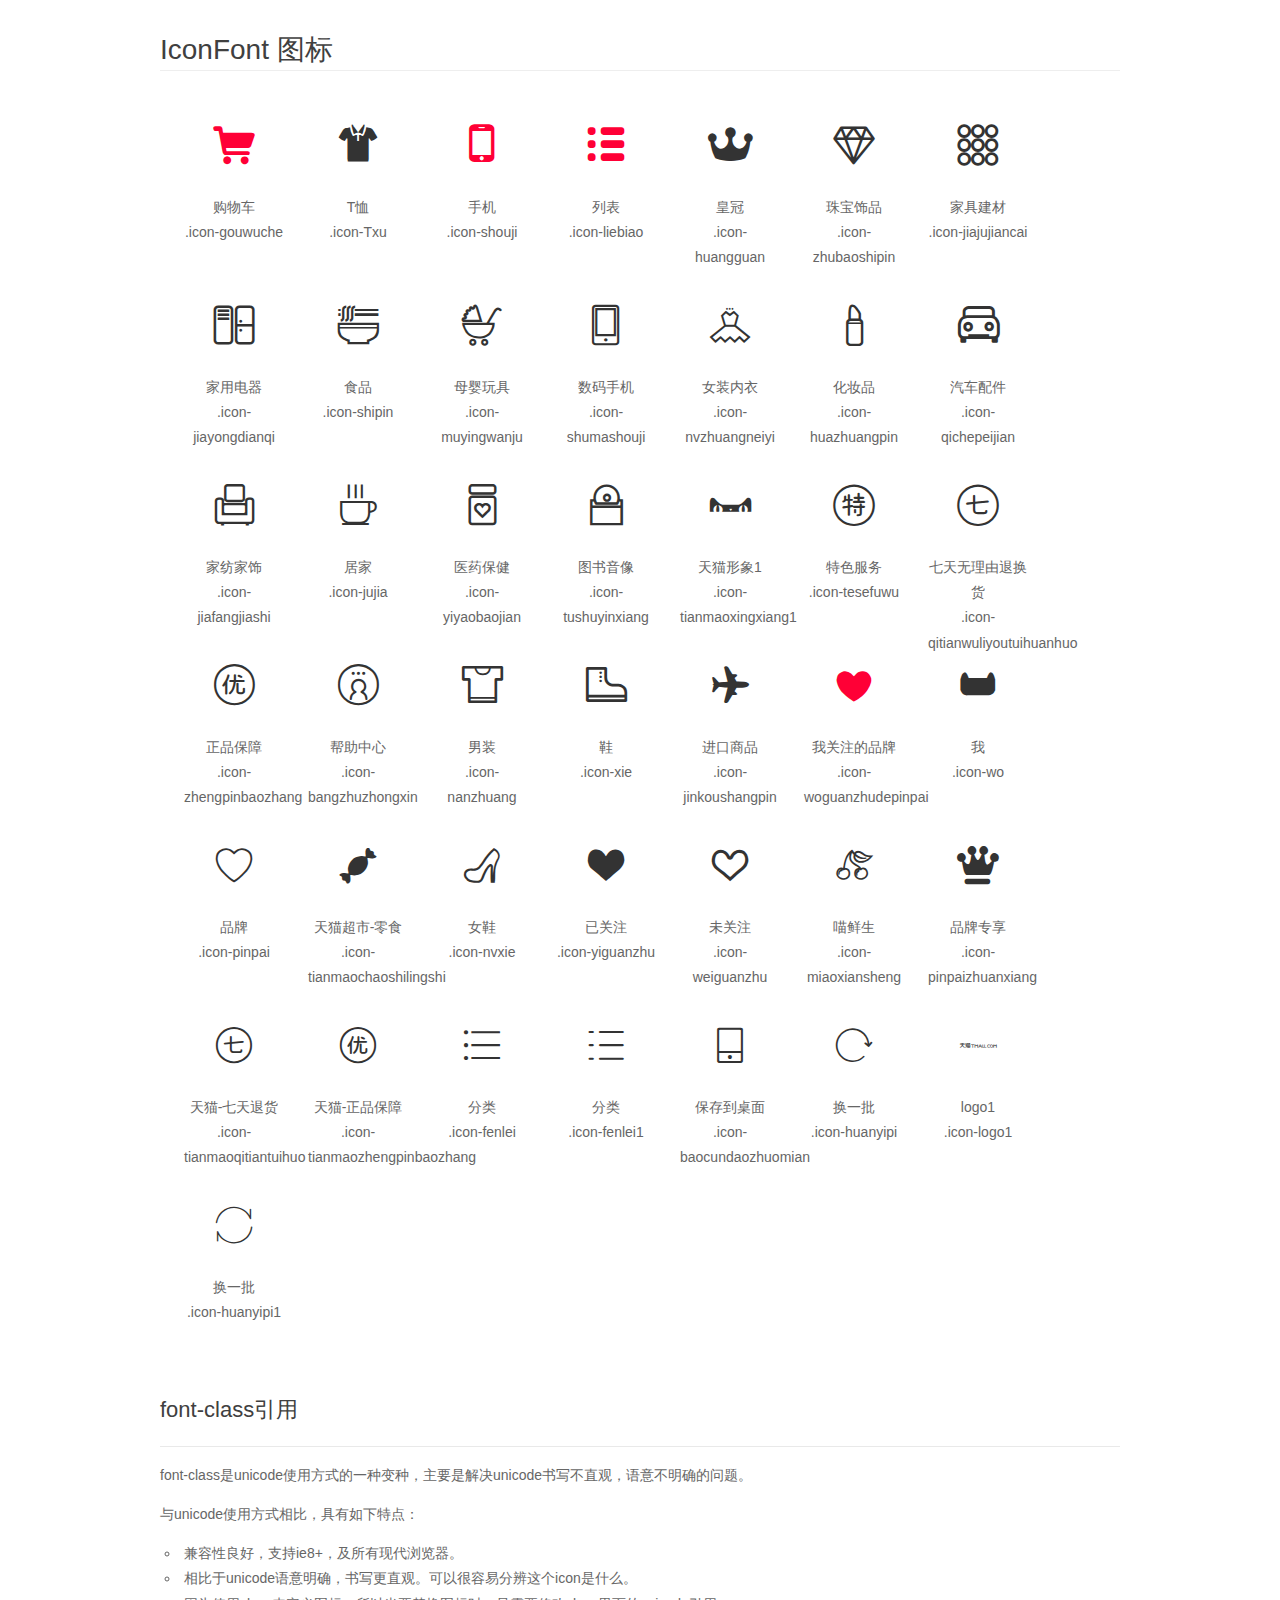
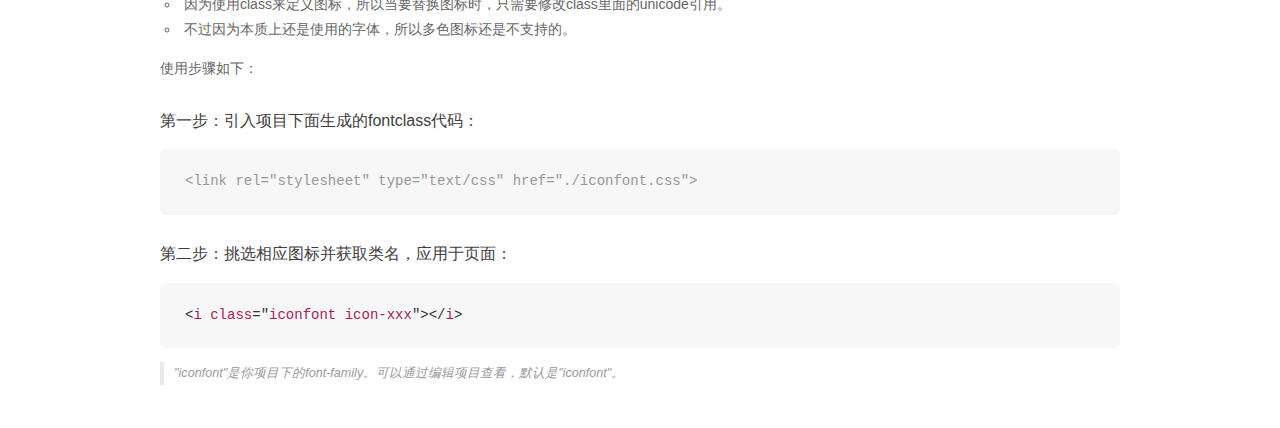
<file: iconfont/demo_fontclass.html>
<!DOCTYPE html>
<html>
<head>
    <meta charset="utf-8"/>
    <title>IconFont</title>
    <link rel="stylesheet" href="demo.css">
    <link rel="stylesheet" href="iconfont.css">
</head>
<body>
    <div class="main markdown">
        <h1>IconFont 图标</h1>
        <ul class="icon_lists clear">
            
                <li>
                <i class="icon iconfont icon-gouwuche"></i>
                    <div class="name">购物车</div>
                    <div class="fontclass">.icon-gouwuche</div>
                </li>
            
                <li>
                <i class="icon iconfont icon-Txu"></i>
                    <div class="name">T恤</div>
                    <div class="fontclass">.icon-Txu</div>
                </li>
            
                <li>
                <i class="icon iconfont icon-shouji"></i>
                    <div class="name">手机</div>
                    <div class="fontclass">.icon-shouji</div>
                </li>
            
                <li>
                <i class="icon iconfont icon-liebiao"></i>
                    <div class="name">列表</div>
                    <div class="fontclass">.icon-liebiao</div>
                </li>
            
                <li>
                <i class="icon iconfont icon-huangguan"></i>
                    <div class="name">皇冠</div>
                    <div class="fontclass">.icon-huangguan</div>
                </li>
            
                <li>
                <i class="icon iconfont icon-zhubaoshipin"></i>
                    <div class="name">珠宝饰品</div>
                    <div class="fontclass">.icon-zhubaoshipin</div>
                </li>
            
                <li>
                <i class="icon iconfont icon-jiajujiancai"></i>
                    <div class="name">家具建材</div>
                    <div class="fontclass">.icon-jiajujiancai</div>
                </li>
            
                <li>
                <i class="icon iconfont icon-jiayongdianqi"></i>
                    <div class="name">家用电器</div>
                    <div class="fontclass">.icon-jiayongdianqi</div>
                </li>
            
                <li>
                <i class="icon iconfont icon-shipin"></i>
                    <div class="name">食品</div>
                    <div class="fontclass">.icon-shipin</div>
                </li>
            
                <li>
                <i class="icon iconfont icon-muyingwanju"></i>
                    <div class="name">母婴玩具</div>
                    <div class="fontclass">.icon-muyingwanju</div>
                </li>
            
                <li>
                <i class="icon iconfont icon-shumashouji"></i>
                    <div class="name">数码手机</div>
                    <div class="fontclass">.icon-shumashouji</div>
                </li>
            
                <li>
                <i class="icon iconfont icon-nvzhuangneiyi"></i>
                    <div class="name">女装内衣</div>
                    <div class="fontclass">.icon-nvzhuangneiyi</div>
                </li>
            
                <li>
                <i class="icon iconfont icon-huazhuangpin"></i>
                    <div class="name">化妆品</div>
                    <div class="fontclass">.icon-huazhuangpin</div>
                </li>
            
                <li>
                <i class="icon iconfont icon-qichepeijian"></i>
                    <div class="name">汽车配件</div>
                    <div class="fontclass">.icon-qichepeijian</div>
                </li>
            
                <li>
                <i class="icon iconfont icon-jiafangjiashi"></i>
                    <div class="name">家纺家饰</div>
                    <div class="fontclass">.icon-jiafangjiashi</div>
                </li>
            
                <li>
                <i class="icon iconfont icon-jujia"></i>
                    <div class="name">居家</div>
                    <div class="fontclass">.icon-jujia</div>
                </li>
            
                <li>
                <i class="icon iconfont icon-yiyaobaojian"></i>
                    <div class="name">医药保健</div>
                    <div class="fontclass">.icon-yiyaobaojian</div>
                </li>
            
                <li>
                <i class="icon iconfont icon-tushuyinxiang"></i>
                    <div class="name">图书音像</div>
                    <div class="fontclass">.icon-tushuyinxiang</div>
                </li>
            
                <li>
                <i class="icon iconfont icon-tianmaoxingxiang1"></i>
                    <div class="name">天猫形象1</div>
                    <div class="fontclass">.icon-tianmaoxingxiang1</div>
                </li>
            
                <li>
                <i class="icon iconfont icon-tesefuwu"></i>
                    <div class="name">特色服务</div>
                    <div class="fontclass">.icon-tesefuwu</div>
                </li>
            
                <li>
                <i class="icon iconfont icon-qitianwuliyoutuihuanhuo"></i>
                    <div class="name">七天无理由退换货</div>
                    <div class="fontclass">.icon-qitianwuliyoutuihuanhuo</div>
                </li>
            
                <li>
                <i class="icon iconfont icon-zhengpinbaozhang"></i>
                    <div class="name">正品保障</div>
                    <div class="fontclass">.icon-zhengpinbaozhang</div>
                </li>
            
                <li>
                <i class="icon iconfont icon-bangzhuzhongxin"></i>
                    <div class="name">帮助中心</div>
                    <div class="fontclass">.icon-bangzhuzhongxin</div>
                </li>
            
                <li>
                <i class="icon iconfont icon-nanzhuang"></i>
                    <div class="name">男装</div>
                    <div class="fontclass">.icon-nanzhuang</div>
                </li>
            
                <li>
                <i class="icon iconfont icon-xie"></i>
                    <div class="name">鞋</div>
                    <div class="fontclass">.icon-xie</div>
                </li>
            
                <li>
                <i class="icon iconfont icon-jinkoushangpin"></i>
                    <div class="name">进口商品</div>
                    <div class="fontclass">.icon-jinkoushangpin</div>
                </li>
            
                <li>
                <i class="icon iconfont icon-woguanzhudepinpai"></i>
                    <div class="name">我关注的品牌</div>
                    <div class="fontclass">.icon-woguanzhudepinpai</div>
                </li>
            
                <li>
                <i class="icon iconfont icon-wo"></i>
                    <div class="name">我</div>
                    <div class="fontclass">.icon-wo</div>
                </li>
            
                <li>
                <i class="icon iconfont icon-pinpai"></i>
                    <div class="name">品牌</div>
                    <div class="fontclass">.icon-pinpai</div>
                </li>
            
                <li>
                <i class="icon iconfont icon-tianmaochaoshilingshi"></i>
                    <div class="name">天猫超市-零食</div>
                    <div class="fontclass">.icon-tianmaochaoshilingshi</div>
                </li>
            
                <li>
                <i class="icon iconfont icon-nvxie"></i>
                    <div class="name">女鞋</div>
                    <div class="fontclass">.icon-nvxie</div>
                </li>
            
                <li>
                <i class="icon iconfont icon-yiguanzhu"></i>
                    <div class="name">已关注</div>
                    <div class="fontclass">.icon-yiguanzhu</div>
                </li>
            
                <li>
                <i class="icon iconfont icon-weiguanzhu"></i>
                    <div class="name">未关注</div>
                    <div class="fontclass">.icon-weiguanzhu</div>
                </li>
            
                <li>
                <i class="icon iconfont icon-miaoxiansheng"></i>
                    <div class="name">喵鲜生</div>
                    <div class="fontclass">.icon-miaoxiansheng</div>
                </li>
            
                <li>
                <i class="icon iconfont icon-pinpaizhuanxiang"></i>
                    <div class="name">品牌专享</div>
                    <div class="fontclass">.icon-pinpaizhuanxiang</div>
                </li>
            
                <li>
                <i class="icon iconfont icon-tianmaoqitiantuihuo"></i>
                    <div class="name">天猫-七天退货</div>
                    <div class="fontclass">.icon-tianmaoqitiantuihuo</div>
                </li>
            
                <li>
                <i class="icon iconfont icon-tianmaozhengpinbaozhang"></i>
                    <div class="name">天猫-正品保障</div>
                    <div class="fontclass">.icon-tianmaozhengpinbaozhang</div>
                </li>
            
                <li>
                <i class="icon iconfont icon-fenlei"></i>
                    <div class="name">分类</div>
                    <div class="fontclass">.icon-fenlei</div>
                </li>
            
                <li>
                <i class="icon iconfont icon-fenlei1"></i>
                    <div class="name">分类</div>
                    <div class="fontclass">.icon-fenlei1</div>
                </li>
            
                <li>
                <i class="icon iconfont icon-baocundaozhuomian"></i>
                    <div class="name">保存到桌面</div>
                    <div class="fontclass">.icon-baocundaozhuomian</div>
                </li>
            
                <li>
                <i class="icon iconfont icon-huanyipi"></i>
                    <div class="name">换一批</div>
                    <div class="fontclass">.icon-huanyipi</div>
                </li>
            
                <li>
                <i class="icon iconfont icon-logo1"></i>
                    <div class="name">logo1</div>
                    <div class="fontclass">.icon-logo1</div>
                </li>
            
                <li>
                <i class="icon iconfont icon-huanyipi1"></i>
                    <div class="name">换一批</div>
                    <div class="fontclass">.icon-huanyipi1</div>
                </li>
            
        </ul>

        <h2 id="font-class-">font-class引用</h2>
        <hr>

        <p>font-class是unicode使用方式的一种变种，主要是解决unicode书写不直观，语意不明确的问题。</p>
        <p>与unicode使用方式相比，具有如下特点：</p>
        <ul>
        <li>兼容性良好，支持ie8+，及所有现代浏览器。</li>
        <li>相比于unicode语意明确，书写更直观。可以很容易分辨这个icon是什么。</li>
        <li>因为使用class来定义图标，所以当要替换图标时，只需要修改class里面的unicode引用。</li>
        <li>不过因为本质上还是使用的字体，所以多色图标还是不支持的。</li>
        </ul>
        <p>使用步骤如下：</p>
        <h3 id="-fontclass-">第一步：引入项目下面生成的fontclass代码：</h3>


        <pre><code class="lang-js hljs javascript"><span class="hljs-comment">&lt;link rel="stylesheet" type="text/css" href="./iconfont.css"&gt;</span></code></pre>
        <h3 id="-">第二步：挑选相应图标并获取类名，应用于页面：</h3>
        <pre><code class="lang-css hljs">&lt;<span class="hljs-selector-tag">i</span> <span class="hljs-selector-tag">class</span>="<span class="hljs-selector-tag">iconfont</span> <span class="hljs-selector-tag">icon-xxx</span>"&gt;&lt;/<span class="hljs-selector-tag">i</span>&gt;</code></pre>
        <blockquote>
        <p>"iconfont"是你项目下的font-family。可以通过编辑项目查看，默认是"iconfont"。</p>
        </blockquote>
    </div>
</body>
</html>
</file>
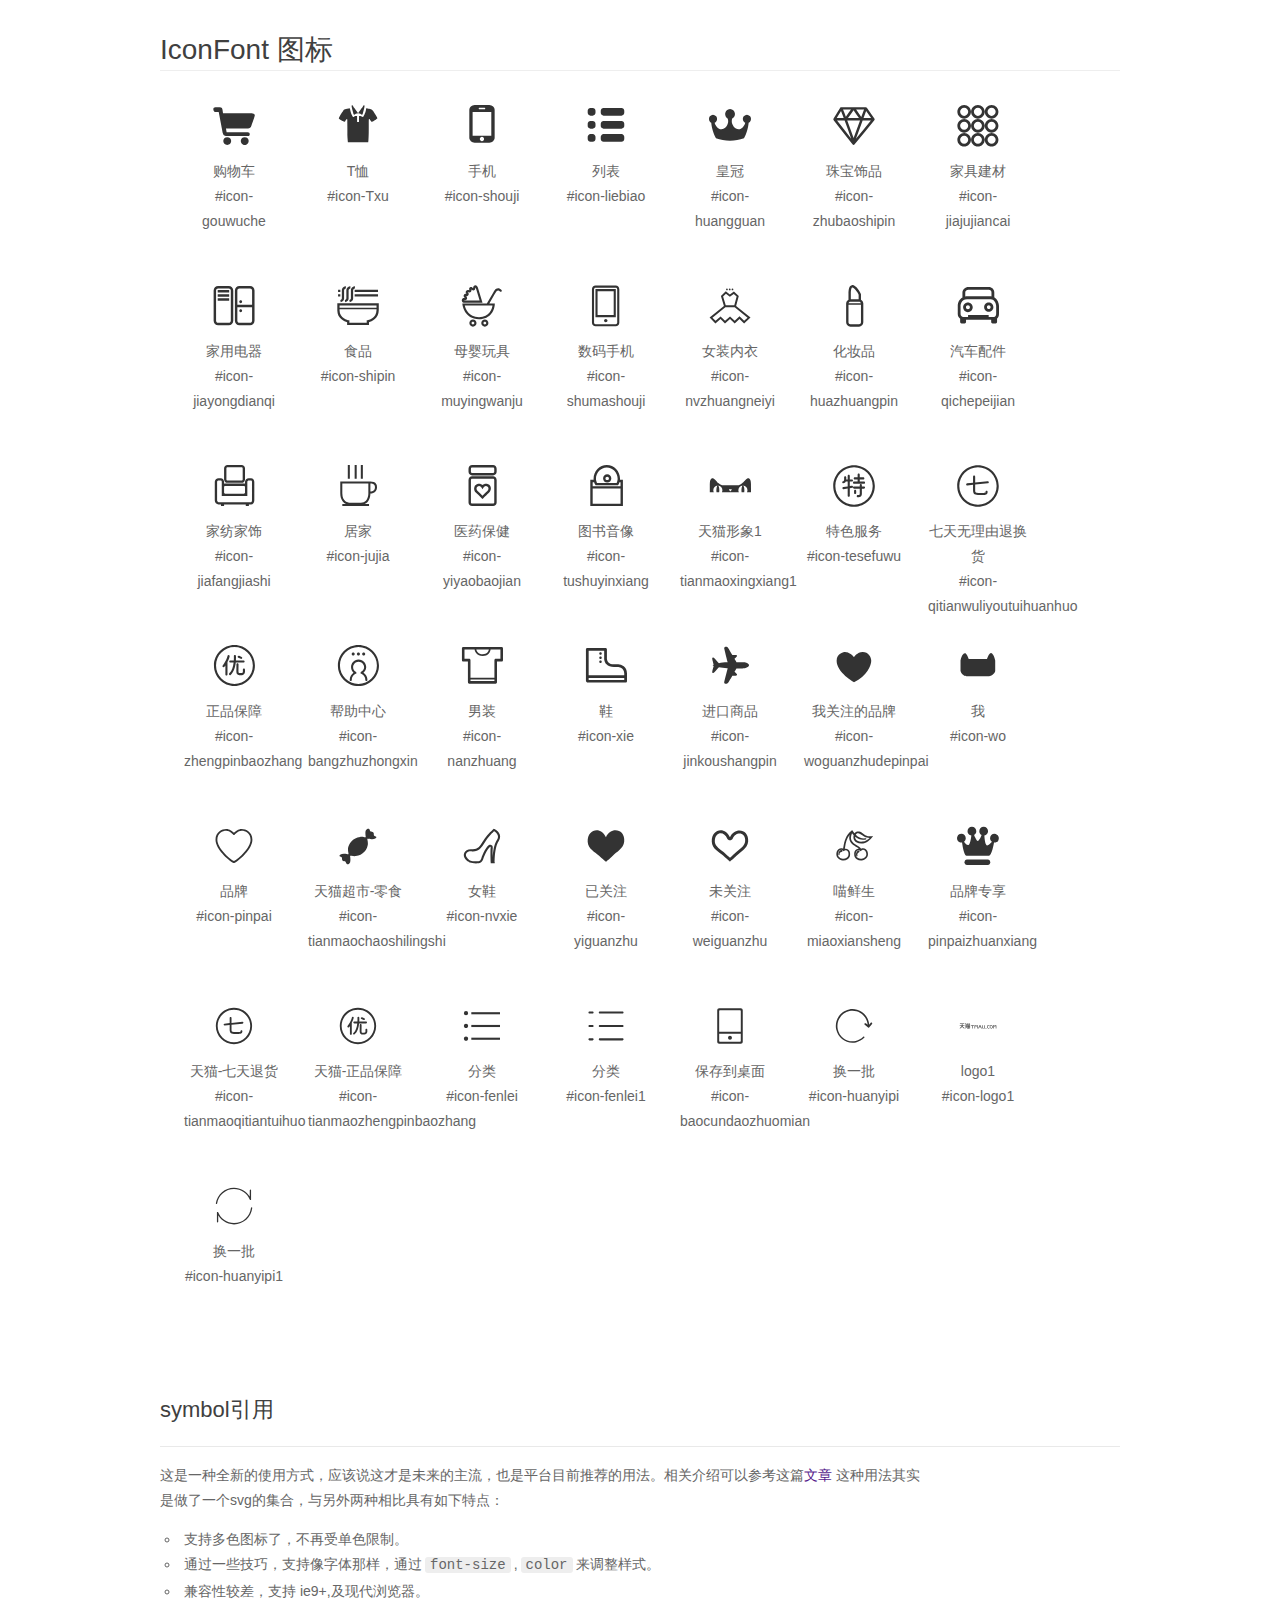
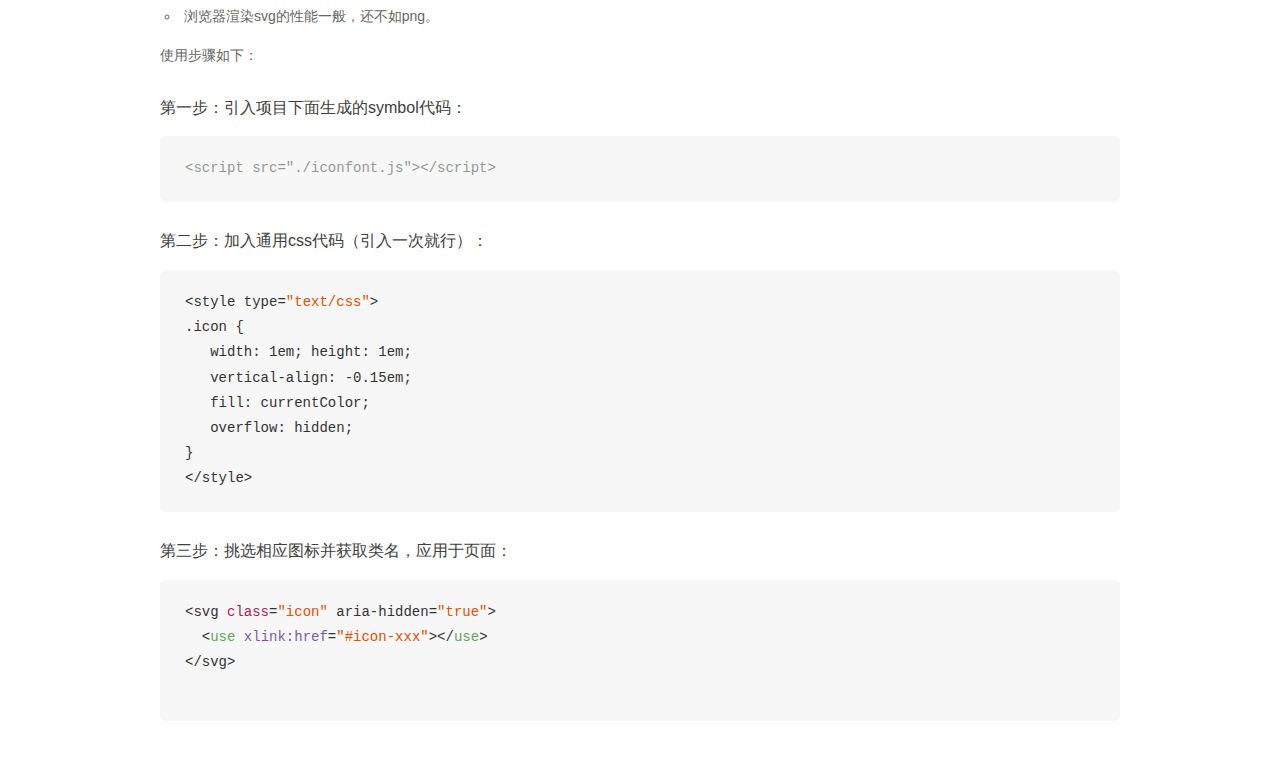
<file: iconfont/demo_symbol.html>
<!DOCTYPE html>
<html>
<head>
    <meta charset="utf-8"/>
    <title>IconFont</title>
    <link rel="stylesheet" href="demo.css">
    <script src="iconfont.js"></script>

    <style type="text/css">
        .icon {
          /* 通过设置 font-size 来改变图标大小 */
          width: 1em; height: 1em;
          /* 图标和文字相邻时，垂直对齐 */
          vertical-align: -0.15em;
          /* 通过设置 color 来改变 SVG 的颜色/fill */
          fill: currentColor;
          /* path 和 stroke 溢出 viewBox 部分在 IE 下会显示
             normalize.css 中也包含这行 */
          overflow: hidden;
        }

    </style>
</head>
<body>
    <div class="main markdown">
        <h1>IconFont 图标</h1>
        <ul class="icon_lists clear">
            
                <li>
                    <svg class="icon" aria-hidden="true">
                        <use xlink:href="#icon-gouwuche"></use>
                    </svg>
                    <div class="name">购物车</div>
                    <div class="fontclass">#icon-gouwuche</div>
                </li>
            
                <li>
                    <svg class="icon" aria-hidden="true">
                        <use xlink:href="#icon-Txu"></use>
                    </svg>
                    <div class="name">T恤</div>
                    <div class="fontclass">#icon-Txu</div>
                </li>
            
                <li>
                    <svg class="icon" aria-hidden="true">
                        <use xlink:href="#icon-shouji"></use>
                    </svg>
                    <div class="name">手机</div>
                    <div class="fontclass">#icon-shouji</div>
                </li>
            
                <li>
                    <svg class="icon" aria-hidden="true">
                        <use xlink:href="#icon-liebiao"></use>
                    </svg>
                    <div class="name">列表</div>
                    <div class="fontclass">#icon-liebiao</div>
                </li>
            
                <li>
                    <svg class="icon" aria-hidden="true">
                        <use xlink:href="#icon-huangguan"></use>
                    </svg>
                    <div class="name">皇冠</div>
                    <div class="fontclass">#icon-huangguan</div>
                </li>
            
                <li>
                    <svg class="icon" aria-hidden="true">
                        <use xlink:href="#icon-zhubaoshipin"></use>
                    </svg>
                    <div class="name">珠宝饰品</div>
                    <div class="fontclass">#icon-zhubaoshipin</div>
                </li>
            
                <li>
                    <svg class="icon" aria-hidden="true">
                        <use xlink:href="#icon-jiajujiancai"></use>
                    </svg>
                    <div class="name">家具建材</div>
                    <div class="fontclass">#icon-jiajujiancai</div>
                </li>
            
                <li>
                    <svg class="icon" aria-hidden="true">
                        <use xlink:href="#icon-jiayongdianqi"></use>
                    </svg>
                    <div class="name">家用电器</div>
                    <div class="fontclass">#icon-jiayongdianqi</div>
                </li>
            
                <li>
                    <svg class="icon" aria-hidden="true">
                        <use xlink:href="#icon-shipin"></use>
                    </svg>
                    <div class="name">食品</div>
                    <div class="fontclass">#icon-shipin</div>
                </li>
            
                <li>
                    <svg class="icon" aria-hidden="true">
                        <use xlink:href="#icon-muyingwanju"></use>
                    </svg>
                    <div class="name">母婴玩具</div>
                    <div class="fontclass">#icon-muyingwanju</div>
                </li>
            
                <li>
                    <svg class="icon" aria-hidden="true">
                        <use xlink:href="#icon-shumashouji"></use>
                    </svg>
                    <div class="name">数码手机</div>
                    <div class="fontclass">#icon-shumashouji</div>
                </li>
            
                <li>
                    <svg class="icon" aria-hidden="true">
                        <use xlink:href="#icon-nvzhuangneiyi"></use>
                    </svg>
                    <div class="name">女装内衣</div>
                    <div class="fontclass">#icon-nvzhuangneiyi</div>
                </li>
            
                <li>
                    <svg class="icon" aria-hidden="true">
                        <use xlink:href="#icon-huazhuangpin"></use>
                    </svg>
                    <div class="name">化妆品</div>
                    <div class="fontclass">#icon-huazhuangpin</div>
                </li>
            
                <li>
                    <svg class="icon" aria-hidden="true">
                        <use xlink:href="#icon-qichepeijian"></use>
                    </svg>
                    <div class="name">汽车配件</div>
                    <div class="fontclass">#icon-qichepeijian</div>
                </li>
            
                <li>
                    <svg class="icon" aria-hidden="true">
                        <use xlink:href="#icon-jiafangjiashi"></use>
                    </svg>
                    <div class="name">家纺家饰</div>
                    <div class="fontclass">#icon-jiafangjiashi</div>
                </li>
            
                <li>
                    <svg class="icon" aria-hidden="true">
                        <use xlink:href="#icon-jujia"></use>
                    </svg>
                    <div class="name">居家</div>
                    <div class="fontclass">#icon-jujia</div>
                </li>
            
                <li>
                    <svg class="icon" aria-hidden="true">
                        <use xlink:href="#icon-yiyaobaojian"></use>
                    </svg>
                    <div class="name">医药保健</div>
                    <div class="fontclass">#icon-yiyaobaojian</div>
                </li>
            
                <li>
                    <svg class="icon" aria-hidden="true">
                        <use xlink:href="#icon-tushuyinxiang"></use>
                    </svg>
                    <div class="name">图书音像</div>
                    <div class="fontclass">#icon-tushuyinxiang</div>
                </li>
            
                <li>
                    <svg class="icon" aria-hidden="true">
                        <use xlink:href="#icon-tianmaoxingxiang1"></use>
                    </svg>
                    <div class="name">天猫形象1</div>
                    <div class="fontclass">#icon-tianmaoxingxiang1</div>
                </li>
            
                <li>
                    <svg class="icon" aria-hidden="true">
                        <use xlink:href="#icon-tesefuwu"></use>
                    </svg>
                    <div class="name">特色服务</div>
                    <div class="fontclass">#icon-tesefuwu</div>
                </li>
            
                <li>
                    <svg class="icon" aria-hidden="true">
                        <use xlink:href="#icon-qitianwuliyoutuihuanhuo"></use>
                    </svg>
                    <div class="name">七天无理由退换货</div>
                    <div class="fontclass">#icon-qitianwuliyoutuihuanhuo</div>
                </li>
            
                <li>
                    <svg class="icon" aria-hidden="true">
                        <use xlink:href="#icon-zhengpinbaozhang"></use>
                    </svg>
                    <div class="name">正品保障</div>
                    <div class="fontclass">#icon-zhengpinbaozhang</div>
                </li>
            
                <li>
                    <svg class="icon" aria-hidden="true">
                        <use xlink:href="#icon-bangzhuzhongxin"></use>
                    </svg>
                    <div class="name">帮助中心</div>
                    <div class="fontclass">#icon-bangzhuzhongxin</div>
                </li>
            
                <li>
                    <svg class="icon" aria-hidden="true">
                        <use xlink:href="#icon-nanzhuang"></use>
                    </svg>
                    <div class="name">男装</div>
                    <div class="fontclass">#icon-nanzhuang</div>
                </li>
            
                <li>
                    <svg class="icon" aria-hidden="true">
                        <use xlink:href="#icon-xie"></use>
                    </svg>
                    <div class="name">鞋</div>
                    <div class="fontclass">#icon-xie</div>
                </li>
            
                <li>
                    <svg class="icon" aria-hidden="true">
                        <use xlink:href="#icon-jinkoushangpin"></use>
                    </svg>
                    <div class="name">进口商品</div>
                    <div class="fontclass">#icon-jinkoushangpin</div>
                </li>
            
                <li>
                    <svg class="icon" aria-hidden="true">
                        <use xlink:href="#icon-woguanzhudepinpai"></use>
                    </svg>
                    <div class="name">我关注的品牌</div>
                    <div class="fontclass">#icon-woguanzhudepinpai</div>
                </li>
            
                <li>
                    <svg class="icon" aria-hidden="true">
                        <use xlink:href="#icon-wo"></use>
                    </svg>
                    <div class="name">我</div>
                    <div class="fontclass">#icon-wo</div>
                </li>
            
                <li>
                    <svg class="icon" aria-hidden="true">
                        <use xlink:href="#icon-pinpai"></use>
                    </svg>
                    <div class="name">品牌</div>
                    <div class="fontclass">#icon-pinpai</div>
                </li>
            
                <li>
                    <svg class="icon" aria-hidden="true">
                        <use xlink:href="#icon-tianmaochaoshilingshi"></use>
                    </svg>
                    <div class="name">天猫超市-零食</div>
                    <div class="fontclass">#icon-tianmaochaoshilingshi</div>
                </li>
            
                <li>
                    <svg class="icon" aria-hidden="true">
                        <use xlink:href="#icon-nvxie"></use>
                    </svg>
                    <div class="name">女鞋</div>
                    <div class="fontclass">#icon-nvxie</div>
                </li>
            
                <li>
                    <svg class="icon" aria-hidden="true">
                        <use xlink:href="#icon-yiguanzhu"></use>
                    </svg>
                    <div class="name">已关注</div>
                    <div class="fontclass">#icon-yiguanzhu</div>
                </li>
            
                <li>
                    <svg class="icon" aria-hidden="true">
                        <use xlink:href="#icon-weiguanzhu"></use>
                    </svg>
                    <div class="name">未关注</div>
                    <div class="fontclass">#icon-weiguanzhu</div>
                </li>
            
                <li>
                    <svg class="icon" aria-hidden="true">
                        <use xlink:href="#icon-miaoxiansheng"></use>
                    </svg>
                    <div class="name">喵鲜生</div>
                    <div class="fontclass">#icon-miaoxiansheng</div>
                </li>
            
                <li>
                    <svg class="icon" aria-hidden="true">
                        <use xlink:href="#icon-pinpaizhuanxiang"></use>
                    </svg>
                    <div class="name">品牌专享</div>
                    <div class="fontclass">#icon-pinpaizhuanxiang</div>
                </li>
            
                <li>
                    <svg class="icon" aria-hidden="true">
                        <use xlink:href="#icon-tianmaoqitiantuihuo"></use>
                    </svg>
                    <div class="name">天猫-七天退货</div>
                    <div class="fontclass">#icon-tianmaoqitiantuihuo</div>
                </li>
            
                <li>
                    <svg class="icon" aria-hidden="true">
                        <use xlink:href="#icon-tianmaozhengpinbaozhang"></use>
                    </svg>
                    <div class="name">天猫-正品保障</div>
                    <div class="fontclass">#icon-tianmaozhengpinbaozhang</div>
                </li>
            
                <li>
                    <svg class="icon" aria-hidden="true">
                        <use xlink:href="#icon-fenlei"></use>
                    </svg>
                    <div class="name">分类</div>
                    <div class="fontclass">#icon-fenlei</div>
                </li>
            
                <li>
                    <svg class="icon" aria-hidden="true">
                        <use xlink:href="#icon-fenlei1"></use>
                    </svg>
                    <div class="name">分类</div>
                    <div class="fontclass">#icon-fenlei1</div>
                </li>
            
                <li>
                    <svg class="icon" aria-hidden="true">
                        <use xlink:href="#icon-baocundaozhuomian"></use>
                    </svg>
                    <div class="name">保存到桌面</div>
                    <div class="fontclass">#icon-baocundaozhuomian</div>
                </li>
            
                <li>
                    <svg class="icon" aria-hidden="true">
                        <use xlink:href="#icon-huanyipi"></use>
                    </svg>
                    <div class="name">换一批</div>
                    <div class="fontclass">#icon-huanyipi</div>
                </li>
            
                <li>
                    <svg class="icon" aria-hidden="true">
                        <use xlink:href="#icon-logo1"></use>
                    </svg>
                    <div class="name">logo1</div>
                    <div class="fontclass">#icon-logo1</div>
                </li>
            
                <li>
                    <svg class="icon" aria-hidden="true">
                        <use xlink:href="#icon-huanyipi1"></use>
                    </svg>
                    <div class="name">换一批</div>
                    <div class="fontclass">#icon-huanyipi1</div>
                </li>
            
        </ul>


        <h2 id="symbol-">symbol引用</h2>
        <hr>

        <p>这是一种全新的使用方式，应该说这才是未来的主流，也是平台目前推荐的用法。相关介绍可以参考这篇<a href="">文章</a>
        这种用法其实是做了一个svg的集合，与另外两种相比具有如下特点：</p>
        <ul>
          <li>支持多色图标了，不再受单色限制。</li>
          <li>通过一些技巧，支持像字体那样，通过<code>font-size</code>,<code>color</code>来调整样式。</li>
          <li>兼容性较差，支持 ie9+,及现代浏览器。</li>
          <li>浏览器渲染svg的性能一般，还不如png。</li>
        </ul>
        <p>使用步骤如下：</p>
        <h3 id="-symbol-">第一步：引入项目下面生成的symbol代码：</h3>
        <pre><code class="lang-js hljs javascript"><span class="hljs-comment">&lt;script src="./iconfont.js"&gt;&lt;/script&gt;</span></code></pre>
        <h3 id="-css-">第二步：加入通用css代码（引入一次就行）：</h3>
        <pre><code class="lang-js hljs javascript">&lt;style type=<span class="hljs-string">"text/css"</span>&gt;
.icon {
   width: <span class="hljs-number">1</span>em; height: <span class="hljs-number">1</span>em;
   vertical-align: <span class="hljs-number">-0.15</span>em;
   fill: currentColor;
   overflow: hidden;
}
&lt;<span class="hljs-regexp">/style&gt;</span></code></pre>
        <h3 id="-">第三步：挑选相应图标并获取类名，应用于页面：</h3>
        <pre><code class="lang-js hljs javascript">&lt;svg <span class="hljs-class"><span class="hljs-keyword">class</span></span>=<span class="hljs-string">"icon"</span> aria-hidden=<span class="hljs-string">"true"</span>&gt;<span class="xml"><span class="hljs-tag">
  &lt;<span class="hljs-name">use</span> <span class="hljs-attr">xlink:href</span>=<span class="hljs-string">"#icon-xxx"</span>&gt;</span><span class="hljs-tag">&lt;/<span class="hljs-name">use</span>&gt;</span>
</span>&lt;<span class="hljs-regexp">/svg&gt;
        </span></code></pre>
    </div>
</body>
</html>
</file>
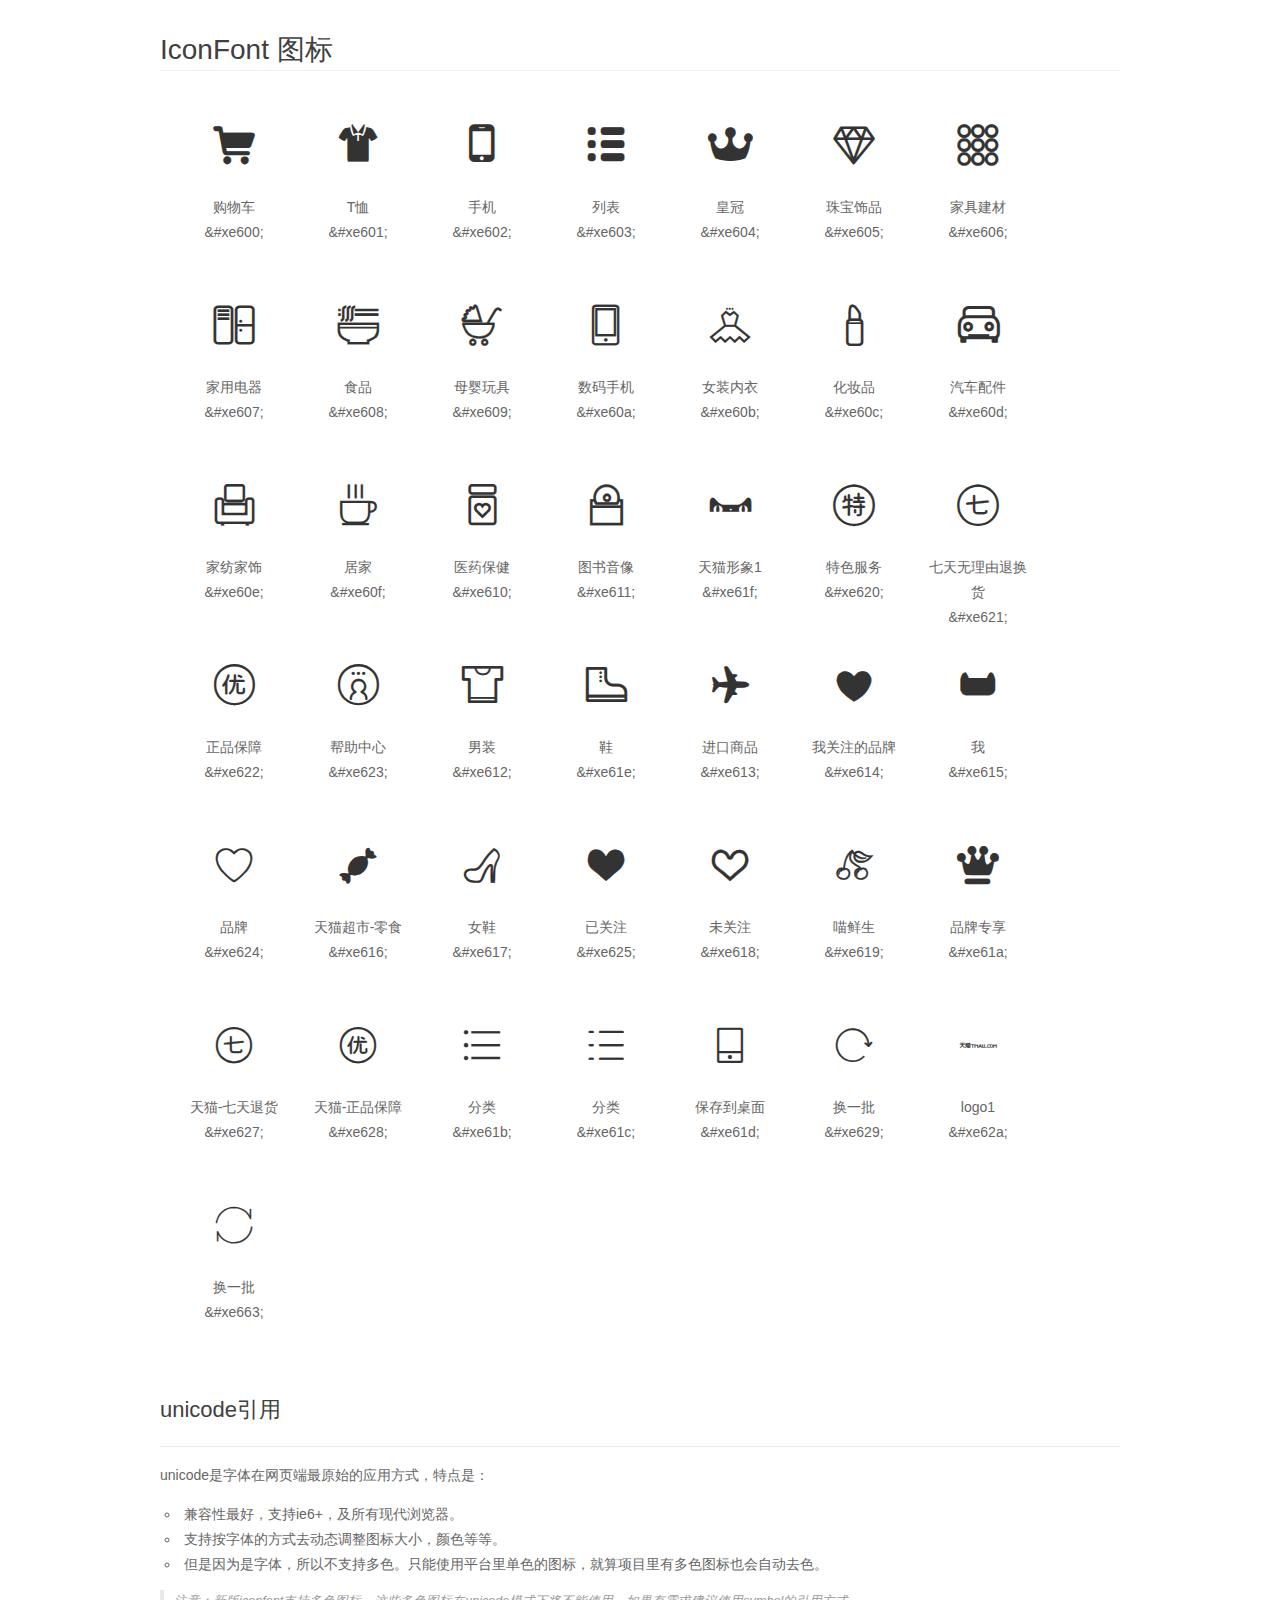
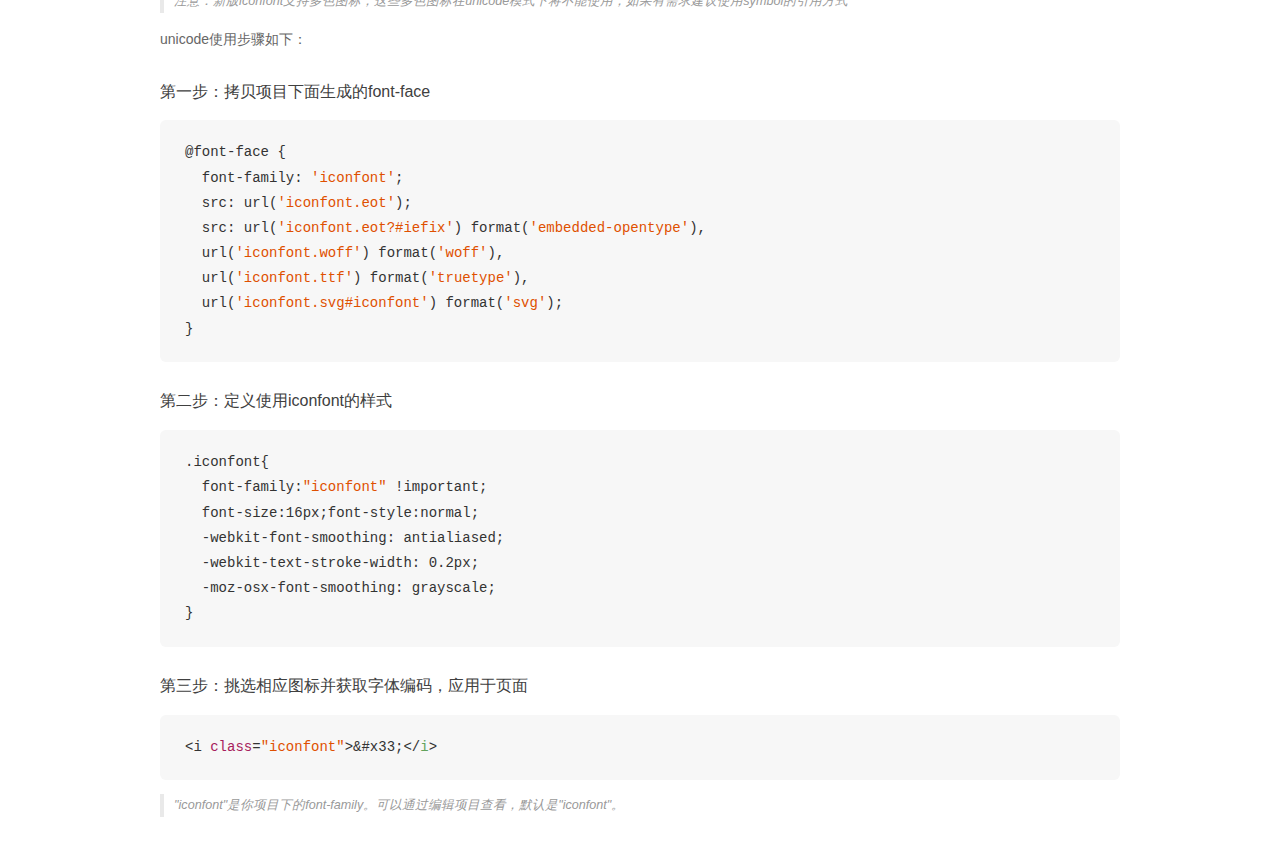
<file: iconfont/demo_unicode.html>
<!DOCTYPE html>
<html>
<head>
    <meta charset="utf-8"/>
    <title>IconFont</title>
    <link rel="stylesheet" href="demo.css">

    <style type="text/css">

        @font-face {font-family: "iconfont";
          src: url('iconfont.eot'); /* IE9*/
          src: url('iconfont.eot#iefix') format('embedded-opentype'), /* IE6-IE8 */
          url('iconfont.woff') format('woff'), /* chrome, firefox */
          url('iconfont.ttf') format('truetype'), /* chrome, firefox, opera, Safari, Android, iOS 4.2+*/
          url('iconfont.svg#iconfont') format('svg'); /* iOS 4.1- */
        }

        .iconfont {
          font-family:"iconfont" !important;
          font-size:16px;
          font-style:normal;
          -webkit-font-smoothing: antialiased;
          -webkit-text-stroke-width: 0.2px;
          -moz-osx-font-smoothing: grayscale;
        }

    </style>
</head>
<body>
    <div class="main markdown">
        <h1>IconFont 图标</h1>
        <ul class="icon_lists clear">
            
                <li>
                <i class="icon iconfont">&#xe600;</i>
                    <div class="name">购物车</div>
                    <div class="code">&amp;#xe600;</div>
                </li>
            
                <li>
                <i class="icon iconfont">&#xe601;</i>
                    <div class="name">T恤</div>
                    <div class="code">&amp;#xe601;</div>
                </li>
            
                <li>
                <i class="icon iconfont">&#xe602;</i>
                    <div class="name">手机</div>
                    <div class="code">&amp;#xe602;</div>
                </li>
            
                <li>
                <i class="icon iconfont">&#xe603;</i>
                    <div class="name">列表</div>
                    <div class="code">&amp;#xe603;</div>
                </li>
            
                <li>
                <i class="icon iconfont">&#xe604;</i>
                    <div class="name">皇冠</div>
                    <div class="code">&amp;#xe604;</div>
                </li>
            
                <li>
                <i class="icon iconfont">&#xe605;</i>
                    <div class="name">珠宝饰品</div>
                    <div class="code">&amp;#xe605;</div>
                </li>
            
                <li>
                <i class="icon iconfont">&#xe606;</i>
                    <div class="name">家具建材</div>
                    <div class="code">&amp;#xe606;</div>
                </li>
            
                <li>
                <i class="icon iconfont">&#xe607;</i>
                    <div class="name">家用电器</div>
                    <div class="code">&amp;#xe607;</div>
                </li>
            
                <li>
                <i class="icon iconfont">&#xe608;</i>
                    <div class="name">食品</div>
                    <div class="code">&amp;#xe608;</div>
                </li>
            
                <li>
                <i class="icon iconfont">&#xe609;</i>
                    <div class="name">母婴玩具</div>
                    <div class="code">&amp;#xe609;</div>
                </li>
            
                <li>
                <i class="icon iconfont">&#xe60a;</i>
                    <div class="name">数码手机</div>
                    <div class="code">&amp;#xe60a;</div>
                </li>
            
                <li>
                <i class="icon iconfont">&#xe60b;</i>
                    <div class="name">女装内衣</div>
                    <div class="code">&amp;#xe60b;</div>
                </li>
            
                <li>
                <i class="icon iconfont">&#xe60c;</i>
                    <div class="name">化妆品</div>
                    <div class="code">&amp;#xe60c;</div>
                </li>
            
                <li>
                <i class="icon iconfont">&#xe60d;</i>
                    <div class="name">汽车配件</div>
                    <div class="code">&amp;#xe60d;</div>
                </li>
            
                <li>
                <i class="icon iconfont">&#xe60e;</i>
                    <div class="name">家纺家饰</div>
                    <div class="code">&amp;#xe60e;</div>
                </li>
            
                <li>
                <i class="icon iconfont">&#xe60f;</i>
                    <div class="name">居家</div>
                    <div class="code">&amp;#xe60f;</div>
                </li>
            
                <li>
                <i class="icon iconfont">&#xe610;</i>
                    <div class="name">医药保健</div>
                    <div class="code">&amp;#xe610;</div>
                </li>
            
                <li>
                <i class="icon iconfont">&#xe611;</i>
                    <div class="name">图书音像</div>
                    <div class="code">&amp;#xe611;</div>
                </li>
            
                <li>
                <i class="icon iconfont">&#xe61f;</i>
                    <div class="name">天猫形象1</div>
                    <div class="code">&amp;#xe61f;</div>
                </li>
            
                <li>
                <i class="icon iconfont">&#xe620;</i>
                    <div class="name">特色服务</div>
                    <div class="code">&amp;#xe620;</div>
                </li>
            
                <li>
                <i class="icon iconfont">&#xe621;</i>
                    <div class="name">七天无理由退换货</div>
                    <div class="code">&amp;#xe621;</div>
                </li>
            
                <li>
                <i class="icon iconfont">&#xe622;</i>
                    <div class="name">正品保障</div>
                    <div class="code">&amp;#xe622;</div>
                </li>
            
                <li>
                <i class="icon iconfont">&#xe623;</i>
                    <div class="name">帮助中心</div>
                    <div class="code">&amp;#xe623;</div>
                </li>
            
                <li>
                <i class="icon iconfont">&#xe612;</i>
                    <div class="name">男装</div>
                    <div class="code">&amp;#xe612;</div>
                </li>
            
                <li>
                <i class="icon iconfont">&#xe61e;</i>
                    <div class="name">鞋</div>
                    <div class="code">&amp;#xe61e;</div>
                </li>
            
                <li>
                <i class="icon iconfont">&#xe613;</i>
                    <div class="name">进口商品</div>
                    <div class="code">&amp;#xe613;</div>
                </li>
            
                <li>
                <i class="icon iconfont">&#xe614;</i>
                    <div class="name">我关注的品牌</div>
                    <div class="code">&amp;#xe614;</div>
                </li>
            
                <li>
                <i class="icon iconfont">&#xe615;</i>
                    <div class="name">我</div>
                    <div class="code">&amp;#xe615;</div>
                </li>
            
                <li>
                <i class="icon iconfont">&#xe624;</i>
                    <div class="name">品牌</div>
                    <div class="code">&amp;#xe624;</div>
                </li>
            
                <li>
                <i class="icon iconfont">&#xe616;</i>
                    <div class="name">天猫超市-零食</div>
                    <div class="code">&amp;#xe616;</div>
                </li>
            
                <li>
                <i class="icon iconfont">&#xe617;</i>
                    <div class="name">女鞋</div>
                    <div class="code">&amp;#xe617;</div>
                </li>
            
                <li>
                <i class="icon iconfont">&#xe625;</i>
                    <div class="name">已关注</div>
                    <div class="code">&amp;#xe625;</div>
                </li>
            
                <li>
                <i class="icon iconfont">&#xe618;</i>
                    <div class="name">未关注</div>
                    <div class="code">&amp;#xe618;</div>
                </li>
            
                <li>
                <i class="icon iconfont">&#xe619;</i>
                    <div class="name">喵鲜生</div>
                    <div class="code">&amp;#xe619;</div>
                </li>
            
                <li>
                <i class="icon iconfont">&#xe61a;</i>
                    <div class="name">品牌专享</div>
                    <div class="code">&amp;#xe61a;</div>
                </li>
            
                <li>
                <i class="icon iconfont">&#xe627;</i>
                    <div class="name">天猫-七天退货</div>
                    <div class="code">&amp;#xe627;</div>
                </li>
            
                <li>
                <i class="icon iconfont">&#xe628;</i>
                    <div class="name">天猫-正品保障</div>
                    <div class="code">&amp;#xe628;</div>
                </li>
            
                <li>
                <i class="icon iconfont">&#xe61b;</i>
                    <div class="name">分类</div>
                    <div class="code">&amp;#xe61b;</div>
                </li>
            
                <li>
                <i class="icon iconfont">&#xe61c;</i>
                    <div class="name">分类</div>
                    <div class="code">&amp;#xe61c;</div>
                </li>
            
                <li>
                <i class="icon iconfont">&#xe61d;</i>
                    <div class="name">保存到桌面</div>
                    <div class="code">&amp;#xe61d;</div>
                </li>
            
                <li>
                <i class="icon iconfont">&#xe629;</i>
                    <div class="name">换一批</div>
                    <div class="code">&amp;#xe629;</div>
                </li>
            
                <li>
                <i class="icon iconfont">&#xe62a;</i>
                    <div class="name">logo1</div>
                    <div class="code">&amp;#xe62a;</div>
                </li>
            
                <li>
                <i class="icon iconfont">&#xe663;</i>
                    <div class="name">换一批</div>
                    <div class="code">&amp;#xe663;</div>
                </li>
            
        </ul>
        <h2 id="unicode-">unicode引用</h2>
        <hr>

        <p>unicode是字体在网页端最原始的应用方式，特点是：</p>
        <ul>
        <li>兼容性最好，支持ie6+，及所有现代浏览器。</li>
        <li>支持按字体的方式去动态调整图标大小，颜色等等。</li>
        <li>但是因为是字体，所以不支持多色。只能使用平台里单色的图标，就算项目里有多色图标也会自动去色。</li>
        </ul>
        <blockquote>
        <p>注意：新版iconfont支持多色图标，这些多色图标在unicode模式下将不能使用，如果有需求建议使用symbol的引用方式</p>
        </blockquote>
        <p>unicode使用步骤如下：</p>
        <h3 id="-font-face">第一步：拷贝项目下面生成的font-face</h3>
        <pre><code class="lang-js hljs javascript">@font-face {
  font-family: <span class="hljs-string">'iconfont'</span>;
  src: url(<span class="hljs-string">'iconfont.eot'</span>);
  src: url(<span class="hljs-string">'iconfont.eot?#iefix'</span>) format(<span class="hljs-string">'embedded-opentype'</span>),
  url(<span class="hljs-string">'iconfont.woff'</span>) format(<span class="hljs-string">'woff'</span>),
  url(<span class="hljs-string">'iconfont.ttf'</span>) format(<span class="hljs-string">'truetype'</span>),
  url(<span class="hljs-string">'iconfont.svg#iconfont'</span>) format(<span class="hljs-string">'svg'</span>);
}
</code></pre>
        <h3 id="-iconfont-">第二步：定义使用iconfont的样式</h3>
        <pre><code class="lang-js hljs javascript">.iconfont{
  font-family:<span class="hljs-string">"iconfont"</span> !important;
  font-size:<span class="hljs-number">16</span>px;font-style:normal;
  -webkit-font-smoothing: antialiased;
  -webkit-text-stroke-width: <span class="hljs-number">0.2</span>px;
  -moz-osx-font-smoothing: grayscale;
}
</code></pre>
        <h3 id="-">第三步：挑选相应图标并获取字体编码，应用于页面</h3>
        <pre><code class="lang-js hljs javascript">&lt;i <span class="hljs-class"><span class="hljs-keyword">class</span></span>=<span class="hljs-string">"iconfont"</span>&gt;&amp;#x33;<span class="xml"><span class="hljs-tag">&lt;/<span class="hljs-name">i</span>&gt;</span></span></code></pre>

        <blockquote>
        <p>"iconfont"是你项目下的font-family。可以通过编辑项目查看，默认是"iconfont"。</p>
        </blockquote>
    </div>


</body>
</html>
</file>
<file: css/index.css>
@import url('base.css');
  Body{
     background:#ffffff;
}
/* 头部开始 */
 .header{
	width: 100%;
	height: 32px;
	background: #f2f2f2;
	margin: 0 auto;
 }
 .header-left{
 	width: 218px;
 	height: 32px;
 	background:#f2f2f2;
 	float: left;
 	margin-left: 45px;
 }
 .header-right{
 	width: 637px;
 	height: 32px;
 	float: right;
 	margin-right: 47px;
 }
 
 .header-left-left{
 	width: 84px;
 	height: 16px;
 	background: #f2f2f2;
 	float: left;
 	margin-top: 8px;
 	font-size: 12px;
 	color: #999;
 }
 .header-denglu{
 	width:66px;
 	height: 16px;
 	font-size: 12px;
 	color: #999;
 	margin-left: 20px;
 	margin-right: 10px;
 	line-height: 32px; 
 }
 .header-denglu:hover{
  color:#FF0036; 
 }
 .header-zhuce{
 	width: 68px;
 	height: 16px;
 	font-size: 12px;
 	color: #999;
 	margin-left: 10px;
 	line-height: 32px;
 }
 .header-zhuce:hover{
  color:#FF0036; 
 }
 .headertu #header-tusame{
    float: left;
    font-size: 12px;
    color: #999999;
 }
 .headertu #header-tusame:hover{
  color: #FF0036; 
 }
 .headertu .tu-1{
 	width: 74px;
 	height: 32px;
 	text-align: center;
 	line-height: 32px;
 }
 
 .headertu .tu-2{
 	width: 107.33px;
 	height: 32px;
 	text-align: center;
 	line-height: 32px;
 }
  .headertu .tu-3{
 	width: 93.97px;
 	height: 32px;
 	text-align: center;
 	line-height: 32px;
 }
 .headertu .tu-4{
 	width: 62px;
 	height: 32px;
 	text-align: center;
 	line-height: 32px;
 }
 .headertu .tu-5{
 	width: 71.28px;
 	height: 32px;
 	text-align: center;
 	line-height: 32px;
 }
 .headertu .tu-6{
 	width: 56px;
 	height: 32px;
 	text-align: center;
 	line-height: 32px;
 }
 .headertu .tu-7{
 	width: 74px;
 	height: 32px;
 	text-align: center;
 	line-height: 32px;
 }
 .headertu .tu-8{
 	width: 89.7px;
 	height: 32px;
 	text-align: center;
 	line-height: 32px;
 }
/* 头部结束 */
/* 导航开始 */
 .nav{
	width: 100%;
	height: 130px;
	background:#ffffff;
	float: left;
	display: block;
 }
 .nav-left{
 	width: 290px;
 	height: 130px;
 	background:#ffffff;
 	float: left;
 	display: block;

 }
 .nav-chatu{
 	width:290px;
 	height: 130px; 
 }
 .nav-center{
 	width: 625px;
 	height: 78px;
 	background:#ffffff;
 	margin: 0 auto;
 	float:right;
 	margin-right: 362px;
 }
 .nav-lan{
 	width: 625px;
 	height: 40px;
 	background: #ffffff;
 	margin-top: 38px;
 }
 .nav-lan-left{
 	width: 492px;
 	height: 38px;
 	background: #ffffff;
 	float: left;
 	border: 1px solid #c40000;
 }
 .nav-lan .nav-lan-left{
 	border-right: 0px solid #c40000;
 }
 .nav-lan-right{
 	width: 132px;
 	height: 40px;
 	background: #c40000;
 	float: right;
 	display: block;
 	text-align: center;
 	line-height: 40px;
 	font-size: 18px;
 	color: #ffffff;
    font-weight: 700;
 }

 .nav-bottom{
 	width: 625px;
 	height: 22px;
 	background:#ffffff;
 	margin-right: 327px;
 	margin: 0 auto;
 	margin-top: 4px;
 }
 .nav-wen{
 	width: 67px;
 	height: 15px;
 	background: #ffffff;
 	float: left;
 	margin-top: 4px;
 	border-right: 1px solid #cccccc;
 	font-size: 14px;
 	color: #999999;
 	line-height: 15px;
 	text-align: center;
 }
 ul li:last-child{
 	border-right: 0;
 }
 .nav-wen a{
  color: #999999;
 }
 #change a{
  color: #c40000;
 }
/*  list a:nth-of-type(1){
 	color: #c40000;
 } */
/*   li a:nth-of-type(4){
 	color: #c40000;
 }
  li a:nth-of-type(7){
 	color: #c40000;
 }
  li a:nth-of-type(9){
 	color: #c40000;
 } */


/* 导航结束 */
 .Banner{
 	width: 100%;
 	height: 536px;
 	background: pink; 
 	margin-top: 130px;
 	position: relative;
 }
 .banner-tu{
 	width: 100%;
 	height: 500px;
 	position: absolute;
 	top: 36px;
 	left: 0;
 }
 .banner-lan{
 	width: 100%;
 	height: 36px;
 	background:#dd2727;
 	position: absolute;
 	top: 0px;
 	left: 0px;
 }
 .text{
  width: 200px;
  height: 36px;
  background: #c60a0a;
  margin-left: 46px;
  float: left;
 }
 .text-nei{
  line-height: 36px;
  color: #ffffff;
 }
 .text-nei i{
  margin: 0 8px  0 10px;
}
  .banner-lan .iconfont{
    margin-left: 10px;
    margin-right: 10px;
  }
 .banner-nei{
 	width: 1190px;
 	height: 500px;
 	display: block;
 	position: absolute;
 	top: 36px;
 	left: 45px;
 }
 .banner-lan2{
 /*  display: block; */
  width: 120px;
  height: 36px;
  float: left;
 }
 .banner-lan2 img{
  display: block;
  width: 90px;
  height: 36px;
  text-align: center;
  padding: 0 15px;
 }
 .banner-lan3{
  width: 94px;
  height: 36px;
  float: left;
 }
 .banner-lan3 a{
  width: 94px;
  height: 36px;
    padding: 0 15px;
    font-weight: 500;
    font-size: 16px;
   line-height:36px;
   color: #ffffff;
 }

 .banner-left{
 	width: 200px;
 	height: 500px;
 	background: red;
 	position: absolute;
 	left: 45px;
 	top:36px;
 }
 .banner-fenlan{
 	width: 200px;
 	height: 31.22px;
 	background:#ededed;
 }
 .banner-fenlan:hover{
  background: #ffffff;
 }
 .banner-lanwen{
 	font-size: 14px;
 	color: #000000;
 }

 .banner-lanwen:hover{
	color: #c77218;
 }
 .banner-fenlan i{
  margin-left: 14px;
  margin-right: 4px;
 }
 .lunbo{
	width: 200px;
	height: 20px;
	display: block;
	position: absolute;
	bottom: 20px;
	right: 570px;
 }
 .lunbo-dian{
 	width: 20px;
 	height: 20px;
 	background: #a2a2a2;
 	border-radius: 50%;
 	float: left;
 	margin-left: 10px;
 }
 .lunbo-dian:hover{
 	background: white;
 }
 .beijing{
 	width: 100%;
 	height:8026px;
 	background: #f5f5f5;
 	overflow: hidden;
 }
 .zhibo-wai{
 	width: 1230px;
 	height: 436px;
 	background:red;
 	margin: 0 auto;
 	margin-top: 60px;
 	position: relative;
 }
 .zhibo-left{
 	width: 244px;
 	height: 436px;
 	background: yellow;
 	float: left;
 	display: block;
 }
 .zhibo-center{
 	width: 732px;
 	height: 436px;
 	background: #ffffff;
 	position: absolute;
 	top: 0;
 	left: 249px;
 }
 .zhibo-right{
 	width: 244px;
 	height: 436px;
 	background: green;
 	float: right;
 	display: block;
 }
 .zhibo-tuzuo{
 	width: 244px;
 	height: 436px;
 }
 .zhibo-tuyou{
 	width: 244px;
 	height: 436px;
 }
 .zhibo-center-kuang li{
 	width: 121px;
 	height: 108px;
 	background: #ffffff;
 	float: left;
 	border-right: 1px solid #f5f5f5;
 	border-bottom:1px solid #f5f5f5;
 	position: relative;
 }
 .zhibo-center-kuang li:nth-child(6n){
 	border-right: 0px solid #f5f5f5;
 }
 .zhibo-center-kuang li:nth-child(18)~li{
 	border-bottom: 0px solid #f5f5f5;
 }
 .zhibo-zhezhao{
  width: 100%;
  height: 100%;
  background: rgba(0, 0, 0, 0.8);
  position: absolute;
  top: 0;
  left: 0;
  opacity: 0;       /* 透明度为0（完全透明） */
  transition: all 0.5s ease;
 }
 .zhibo-zhezhao:hover{
  opacity: 1;
 }
 .zhezhao-top{
  width: 100%;
  height: 12px;
  font-size: 12px;
  color: #fff;
  margin:40px auto 10px;
  text-align: center;
}
 .zhezhao-bototm{
  width: 64px;
  height: 19px;
  background: #FF0000;
  border-radius: 20px;
  text-align: center;
  font-size: 12px;
  margin: 0 auto 0; 
}
.zhezhao-bototm a{
  color: #fff;
}
.zhezhao-bototm a:hover{
  color: #fff;
}
/* 直播结束 */
/* 潮流开始 */
 /* 潮流开始 */
 .chaoliu{
 	width: 1230px;
 	height: 477px;
 	background: #f5f5f5;
 	margin: 0 auto;
 	margin-top: 30px;
 }
 .chaoliu-fenlan{
 	width: 238px;
 	height: 477px;
 	background:#ffffff;
 	float: left;
 	margin-right: 9px;
 }
 .chaoliu li:last-child{
 	margin-right: 0px;
 }
 .a1{
 	position: absolute;
 	left:0; right:0;margin-left:auto;margin-right:auto;
 	top:0;bottom:0;margin-top:auto;margin-bottom:auto;
 }
 .chaoliu-top{
 	width: 238px;
 	height: 36px;
 	background: #dd2727;
 }
 .chaoliu-lanwen{
 	font-size: 18px;
 	text-align: center;
 	line-height: 36px;
 	margin-left: 98px;
 	color: #ffffff;
 }
 .chaoliu-center{
 	width: 238px;
 	height: 220px;
 	background:#ffffff;
 }
 .chaoliu-bottom{
 	width: 238px;
 	height: 220px;
 }
 .chaoliu-center-wen1{
 	width: 238px;
 	height: 24px;
 	background: #ffffff;
 	margin-top: 19px;
 	font-size: 22px;
  line-height: 24px;
  text-align: center;
 }
 .chaoliu-center-wen2{
 	width: 238px;
 	height: 14px;
  background: #ffffff;
 	margin-top: 5px;
  color: #888888;
  font-size: 14px;
  line-height: 14px;
  text-align: center;

 }
 .chaoliu-tu{
 	width: 140px;
 	height: 140px;
  border-radius: 50%;
 	margin-left:49px;
 	margin-top: 9px;
  display: block;
  overflow: hidden;
 }
 .chaoliu-tu img{
 	width: 140px;
 	height: 140px;
  transition: all 0.3s ease;
 } 
  .chaoliu-tu img:hover{
    transform: scale(1.1, 1.1);
 }
 .chaoliu-bottom .chaoliu-center-wen1{
 	margin-top: 0;
 }
/* 潮流结束 */
/* 广告开始 */
 .guanggao-lan{
  width: 1230px;
  height: 90px;
  background: green;
  margin: 0 auto;
  margin-top: 10px;
  position: relative;
 }
 .guanggao-tu{
  width: 1620px;
  height: 90px;
  position: absolute;
  top: 0;
  left: 0px;
  display: block;
 }
/* 广告结束 */
/* 美丽人生开始 */
 .meili{
  width: 1230px;
  height: 470px;
  background: red;
  margin: 0 auto;
  margin-top: 120px;
 }
 .meili-top{
  width: 1230px;
  height: 30px;
  background: #f5f5f5;
 }
 .meili-top-biao{
  width: 5px;
  height: 20px;
  background: #ea5f8d;
  float: left;
 }
 .meili-top-wen1{
  width: 72px;
  height: 18px;
  font-size: 17px;
  color: #000000;
  float: left;
  margin-left: 10px;
 }
 .meili-top-shishang{
  width: 134px;
  height: 11px;
  font-size: 11px;
  color: #000000;
  float: left;
  margin-top: 4px;
  margin-left: 11px;
 }
 .meili-top-right{
  width: 702px;
  height: 14px;
  float: right;
  margin-right: 10px;
  margin-top: 7px;
 }
 .meili-top-lan{
  width: 56px;
  height: 12px;
  float: left;
  margin-left: 22px;
 }
 .meili-top-lan-wen{
  font-size: 14px;
  color: #000000;
  text-align: center;
  line-height: 12px;

 }
 .meili-bottom{
  width: 1230px;
  height: 440px;
  background: gray;
  margin: 0 auto;
 }
 .meili-bottom-zuo{
  width: 246px;
  height: 440px;
  background: pink;
  float: left;
 }
 .meili-bottom-zhong{
  width: 736px;
  height: 440px;
  background: white;
  float: left;
 }
 .meili-bottom-you{
  width: 248px;
  height: 440px;
  background: yellow;
  float: left;
 }
 .meili-zhong-wai{
  width: 737px;
  height: 440px;
  background: blue;
 }
 .meli-left-tu{
  width: 246px;
  height: 330px;
  background: black;
  /* position: relative; */
 }
 .meli-left-di{
  width: 246px;
  height: 110px;
  background: #ea5f8d;
  position: relative;
 }
 .meili-tu{
  width: 246px;
  height: 330px;
 }

 .youya{
  width: 246px;
  height: 33px;
  text-align: center;
  font-weight: 700;
  font-size: 22px; 
  position: absolute;
  top: 26px;
  color: #ffffff;

 }
 .nvzhuang{
  width: 100%;
  height: 27px;
  text-align: center;
  font-size: 18px;
   position: absolute;
  top: 56px;
  color: #ffffff;
 }
 .meili-fenlan{
  width: 245px;
  height: 221px;
  background: #ffffff;
  float: left;
  border-right: 1px solid #f5f5f5;
  border-bottom: 1px solid #f5f5f5;
 }
 .meili-fenwen1{
  width: 220px;
  height: 24px;
  font-size: 18px;
  color: #000;
  margin-left: 25px;
  margin-top: 13px;
 }
 .meili-fenwen2{
  width: 220px;
  height: 24px;
  font-size: 14px;
  color: #EA5F8D;
  margin-left: 25px;
  margin-top: 5px;
 }
 .meili-fentu{
  width: 154px;
  height: 154px;
  float: right;
  margin-top: 0px;
  margin-right: 0px;
 }
 .meili-tu3{
   width: 154px;
  height: 154px;
 }
 .meili-tu3:hover{
  transform:translateX(-10px);
 }
 .meili-zhong-wai li:nth-child(3n){
   border-right: 0px;
 }
/*  .meili-zhong-wai li:nth-child(4)~li{
   border-bottom: 0px;
 } */
 .meili-right-fenlan{
  width: 249px;
  height: 147px;
  background: #ffffff;
  overflow: hidden;
  border-left: 1px solid #f5f5f5;
  border-bottom: 1px solid #f5f5f5;
 }
 .meili-last{
  border-bottom: 0px solid #f5f5f5;
 }
 .meili-right-wen1{
  width: 220px;
  height: 24px;
  font-size: 18px;
  margin-top: 26px;
  margin-left: 28px;
  color: #000000;
 }
 .meili-right-wen2{
  width: 220px;
  height: 18px;
  font-size: 14px;
  margin-top: 5px;
  margin-left: 28px;
  color: #ea5f8d;
 }
 .meli-right-tu{
  width: 100px;
  height: 100px;
  background: pink;
  float: right;
 }
 .meili-tu4{
  width: 100px;
  height: 100px;
 }
/* 美丽人生结束 
/* 猜你喜欢开始 */
 .xihuan{
  width: 1230px;
  height: 3410px;
  margin: 0 auto;
  margin-top: 30px;
 }
 .xihuan-top{
  width: 1230px;
  height: 43px;
  background: #f5f5f5;
  margin: 0 auto;
 }
 .xihuan-bottom{
  width: 1230px;
  height: 3000px;
  margin: 0 auto;
 }
 .cainixihuan{
  width: 150px;
  height: 23px;
  font-size: 18px;
  color: #666666;
  margin: 0 auto;
  text-align: center;
  line-height: 23px;
 }
 .xihuan-kuang{
  width: 1230px;
  height: 3410px;
  margin: 0 auto;
 }
 .xihuan-fen{
  width: 235px;
  height: 319px;
  background: white;
  float: left; 
  border: 1px solid #ffffff;
  margin-bottom: 14px;
  margin-right: 9px;
 }
 .xihuan-fen:hover{
  border: 1px solid red;
  transition: all 1s ease;
 }
 .xihuan-fen li:nth-child(5n){
  margin-right: 0px;
 }
/*  .xihuan-fen2{
  width: 239px;
  height: 319px;
 } */
 /* .xihuan-tu1{
  width: 239px;
  height: 319px;
 } */
 .xihuan-chutu{
  width: 235px;
  height: 235px;
 }
 .xihuan-peitu{
  width: 235px;
  height: 235px;
 }
 .xihuan-wen1{
  width: 209px;
  height: 31px;
  margin-top: 17px;
  margin-left: 15px;
  font-size: 13px;
  color: #666666;
 }
 .xihuan-wen2{
  width: 54px;
  height: 12px;
  margin-top: 12px;
  margin-left: 15px;
  font-size: 16px;
  color: #ff5700;
 }

/* 猜你喜欢结束 */
/* 底部开始 */
.footer{
  width: 100%;
  height: 563px;
  /* background: red; */
  border-top: 1px solid #D1D7DC;
  
}
.footer-top{
  width: 1190px;
  height: 100px;
  background: green;
  margin: 25px auto;
  background: url('../img/sever.jpg') no-repeat;
}
/*  .dibu{
  width: 100%;
  height: 364px;
  background: #ffffff;
  overflow: hidden;
 }
 .dibu-lan{
  width: 1191px;
  height: 48px;
  background: #ffffff;
  margin: 0 auto;
  margin-top: 54px;
 }
 .ditu-lanfen{
  width: 297px;
  height: 34px;
  background: #ffffff;
  padding-top: 14px;
  float: left;
  border-right: 1px solid #cccccc;
 }
 .ditu-lanfen li:last-child{
    border-right: 0px solid #cccccc;
 }
 .ditu-wen1{
  width: 144px;
  height: 18px;
  font-size: 18px;
  color: #171717;
  margin-left: 116px;

 } */
 .dibu-kuang{
  width: 1190px;
  height: 213px;
  background: #ffffff;
  margin: 0 auto;
  margin-top: 32px;
  border-top: 1px solid #ededed;
 }
 .dibu-fenlan{
  width:190px;
  height: 90px;
  background: #ffffff;
  float: left; 
  margin-left: 48px;
 }
 .dibu-wen1{
  width: 186px;
  height: 30px;
  background: #ffffff;
  color: #646464;
  font-size: 16px;
  font-weight: 700;
  line-height: 30px;
  text-align: left;
 }
 .dibu-wen2{
   display: block;
    width: 100px;
    overflow: hidden;
    text-align: left;
    height: 20px;
    line-height: 20px;
    color: #8b8b8b;
   font-size: 13px;
 }
 .dibu-biao{
  height: 135px;
  background: #ffffff;
  float: left;
   width: 186px;
  padding-left: 52px;
 }
 .dibu-shouji{
  width: 186px;
  height: 30px;
  color: #646464;
  font-size: 16px;
  font-weight: 700;
  line-height: 30px;
  text-align: left;
 }
 .dibu-ma{
  width: 105px;
  height: 105px;
  background:#ffffff;
  display: block;
 }
 .erweima{
   width: 105px;
  height: 105px;
 }

/* 底部结束 */
/* last开始 */
.last{
  width: 100%;
  height: 182px;
  background: #000000;
  overflow: hidden;
}
.last-1 {
  width: 1190px;
  height: 35px;
  background: #000000;
  margin: 0 auto;
  margin-top: 5px;
  margin-bottom: 5px;
  color: #ffffff;
  font-size: 12px;
 }
 .last-1  a{
  color: #ffffff;
 }
 .last-2 {
  width: 1190px;
  height: 35px;
  background: #000000;
  margin: 0 auto;
  margin-top: 5px;
  margin-bottom: 5px;
  color: #ffffff;
  font-size: 13px;
 }
 .last-2 a{
  color: #ffffff;
 }
 .last-3{
  width: 1190px;
  height: 40px;
  line-height: 20px;
  background: #000000;
  color: #a4a4a4;
   margin: 0 auto;
   font-size: 12px;
 }
 .last-4{
  width: 1190px;
  height: 45px;
  margin: 0 auto;
 }
 .last-tu-4{
  width: 72px;
  height: 30px;
  margin-right: 20px;
 }
 .last-tu-5{
  width: 80px;
  height: 30px;
 }
/* last结束 */
</file>
<file: iconfont/iconfont.css>
@font-face {font-family: "iconfont";
  src: url('iconfont.eot?t=1503302872881'); /* IE9*/
  src: url('iconfont.eot?t=1503302872881#iefix') format('embedded-opentype'), /* IE6-IE8 */
  url('iconfont.woff?t=1503302872881') format('woff'), /* chrome, firefox */
  url('iconfont.ttf?t=1503302872881') format('truetype'), /* chrome, firefox, opera, Safari, Android, iOS 4.2+*/
  url('iconfont.svg?t=1503302872881#iconfont') format('svg'); /* iOS 4.1- */
}

.iconfont {
  font-family:"iconfont" !important;
  font-size:16px;
  font-style:normal;
  -webkit-font-smoothing: antialiased;
  -moz-osx-font-smoothing: grayscale;
}

.icon-gouwuche:before { content: "\e600";color: #ff0036; }

.icon-Txu:before { content: "\e601"; }

.icon-shouji:before { content: "\e602"; color: #ff0036;}

.icon-liebiao:before { content: "\e603"; color: #ff0036;}

.icon-huangguan:before { content: "\e604"; }

.icon-zhubaoshipin:before { content: "\e605"; }

.icon-jiajujiancai:before { content: "\e606"; }

.icon-jiayongdianqi:before { content: "\e607"; }

.icon-shipin:before { content: "\e608"; }

.icon-muyingwanju:before { content: "\e609"; }

.icon-shumashouji:before { content: "\e60a"; }

.icon-nvzhuangneiyi:before { content: "\e60b"; }

.icon-huazhuangpin:before { content: "\e60c"; }

.icon-qichepeijian:before { content: "\e60d"; }

.icon-jiafangjiashi:before { content: "\e60e"; }

.icon-jujia:before { content: "\e60f"; }

.icon-yiyaobaojian:before { content: "\e610"; }

.icon-tushuyinxiang:before { content: "\e611"; }

.icon-tianmaoxingxiang1:before { content: "\e61f"; }

.icon-tesefuwu:before { content: "\e620"; }

.icon-qitianwuliyoutuihuanhuo:before { content: "\e621"; }

.icon-zhengpinbaozhang:before { content: "\e622"; }

.icon-bangzhuzhongxin:before { content: "\e623"; }

.icon-nanzhuang:before { content: "\e612"; }

.icon-xie:before { content: "\e61e"; }

.icon-jinkoushangpin:before { content: "\e613"; }

.icon-woguanzhudepinpai:before { content: "\e614";color: #ff0036; }

.icon-wo:before { content: "\e615"; }

.icon-pinpai:before { content: "\e624"; }

.icon-tianmaochaoshilingshi:before { content: "\e616"; }

.icon-nvxie:before { content: "\e617"; }

.icon-yiguanzhu:before { content: "\e625"; }

.icon-weiguanzhu:before { content: "\e618"; }

.icon-miaoxiansheng:before { content: "\e619"; }

.icon-pinpaizhuanxiang:before { content: "\e61a"; }

.icon-tianmaoqitiantuihuo:before { content: "\e627"; }

.icon-tianmaozhengpinbaozhang:before { content: "\e628"; }

.icon-fenlei:before { content: "\e61b"; }

.icon-fenlei1:before { content: "\e61c"; }

.icon-baocundaozhuomian:before { content: "\e61d"; }

.icon-huanyipi:before { content: "\e629"; }

.icon-logo1:before { content: "\e62a"; }

.icon-huanyipi1:before { content: "\e663"; }
</file>
<file: iconfont/demo.css>
*{margin: 0;padding: 0;list-style: none;}
/*
KISSY CSS Reset
理念：1. reset 的目的不是清除浏览器的默认样式，这仅是部分工作。清除和重置是紧密不可分的。
2. reset 的目的不是让默认样式在所有浏览器下一致，而是减少默认样式有可能带来的问题。
3. reset 期望提供一套普适通用的基础样式。但没有银弹，推荐根据具体需求，裁剪和修改后再使用。
特色：1. 适应中文；2. 基于最新主流浏览器。
维护：玉伯<lifesinger@gmail.com>, 正淳<ragecarrier@gmail.com>
 */

/** 清除内外边距 **/
body, h1, h2, h3, h4, h5, h6, hr, p, blockquote, /* structural elements 结构元素 */
dl, dt, dd, ul, ol, li, /* list elements 列表元素 */
pre, /* text formatting elements 文本格式元素 */
form, fieldset, legend, button, input, textarea, /* form elements 表单元素 */
th, td /* table elements 表格元素 */ {
  margin: 0;
  padding: 0;
}

/** 设置默认字体 **/
body,
button, input, select, textarea /* for ie */ {
  font: 12px/1.5 tahoma, arial, \5b8b\4f53, sans-serif;
}
h1, h2, h3, h4, h5, h6 { font-size: 100%; }
address, cite, dfn, em, var { font-style: normal; } /* 将斜体扶正 */
code, kbd, pre, samp { font-family: courier new, courier, monospace; } /* 统一等宽字体 */
small { font-size: 12px; } /* 小于 12px 的中文很难阅读，让 small 正常化 */

/** 重置列表元素 **/
ul, ol { list-style: none; }

/** 重置文本格式元素 **/
a { text-decoration: none; }
a:hover { text-decoration: underline; }


/** 重置表单元素 **/
legend { color: #000; } /* for ie6 */
fieldset, img { border: 0; } /* img 搭车：让链接里的 img 无边框 */
button, input, select, textarea { font-size: 100%; } /* 使得表单元素在 ie 下能继承字体大小 */
/* 注：optgroup 无法扶正 */

/** 重置表格元素 **/
table { border-collapse: collapse; border-spacing: 0; }

/* 清除浮动 */
.ks-clear:after, .clear:after {
  content: '\20';
  display: block;
  height: 0;
  clear: both;
}
.ks-clear, .clear {
  *zoom: 1;
}

.main {
  padding: 30px 100px;
width: 960px;
margin: 0 auto;
}
.main h1{font-size:36px; color:#333; text-align:left;margin-bottom:30px; border-bottom: 1px solid #eee;}

.helps{margin-top:40px;}
.helps pre{
  padding:20px;
  margin:10px 0;
  border:solid 1px #e7e1cd;
  background-color: #fffdef;
  overflow: auto;
}

.icon_lists{
  width: 100% !important;

}

.icon_lists li{
  float:left;
  width: 100px;
  height:180px;
  text-align: center;
  list-style: none !important;
}
.icon_lists .icon{
  font-size: 42px;
  line-height: 100px;
  margin: 10px 0;
  color:#333;
  -webkit-transition: font-size 0.25s ease-out 0s;
  -moz-transition: font-size 0.25s ease-out 0s;
  transition: font-size 0.25s ease-out 0s;

}
.icon_lists .icon:hover{
  font-size: 100px;
}



.markdown {
  color: #666;
  font-size: 14px;
  line-height: 1.8;
}

.highlight {
  line-height: 1.5;
}

.markdown img {
  vertical-align: middle;
  max-width: 100%;
}

.markdown h1 {
  color: #404040;
  font-weight: 500;
  line-height: 40px;
  margin-bottom: 24px;
}

.markdown h2,
.markdown h3,
.markdown h4,
.markdown h5,
.markdown h6 {
  color: #404040;
  margin: 1.6em 0 0.6em 0;
  font-weight: 500;
  clear: both;
}

.markdown h1 {
  font-size: 28px;
}

.markdown h2 {
  font-size: 22px;
}

.markdown h3 {
  font-size: 16px;
}

.markdown h4 {
  font-size: 14px;
}

.markdown h5 {
  font-size: 12px;
}

.markdown h6 {
  font-size: 12px;
}

.markdown hr {
  height: 1px;
  border: 0;
  background: #e9e9e9;
  margin: 16px 0;
  clear: both;
}

.markdown p,
.markdown pre {
  margin: 1em 0;
}

.markdown > p,
.markdown > blockquote,
.markdown > .highlight,
.markdown > ol,
.markdown > ul {
  width: 80%;
}

.markdown ul > li {
  list-style: circle;
}

.markdown > ul li,
.markdown blockquote ul > li {
  margin-left: 20px;
  padding-left: 4px;
}

.markdown > ul li p,
.markdown > ol li p {
  margin: 0.6em 0;
}

.markdown ol > li {
  list-style: decimal;
}

.markdown > ol li,
.markdown blockquote ol > li {
  margin-left: 20px;
  padding-left: 4px;
}

.markdown code {
  margin: 0 3px;
  padding: 0 5px;
  background: #eee;
  border-radius: 3px;
}

.markdown pre {
  border-radius: 6px;
  background: #f7f7f7;
  padding: 20px;
}

.markdown pre code {
  border: none;
  background: #f7f7f7;
  margin: 0;
}

.markdown strong,
.markdown b {
  font-weight: 600;
}

.markdown > table {
  border-collapse: collapse;
  border-spacing: 0px;
  empty-cells: show;
  border: 1px solid #e9e9e9;
  width: 95%;
  margin-bottom: 24px;
}

.markdown > table th {
  white-space: nowrap;
  color: #333;
  font-weight: 600;

}

.markdown > table th,
.markdown > table td {
  border: 1px solid #e9e9e9;
  padding: 8px 16px;
  text-align: left;
}

.markdown > table th {
  background: #F7F7F7;
}

.markdown blockquote {
  font-size: 90%;
  color: #999;
  border-left: 4px solid #e9e9e9;
  padding-left: 0.8em;
  margin: 1em 0;
  font-style: italic;
}

.markdown blockquote p {
  margin: 0;
}

.markdown .anchor {
  opacity: 0;
  transition: opacity 0.3s ease;
  margin-left: 8px;
}

.markdown .waiting {
  color: #ccc;
}

.markdown h1:hover .anchor,
.markdown h2:hover .anchor,
.markdown h3:hover .anchor,
.markdown h4:hover .anchor,
.markdown h5:hover .anchor,
.markdown h6:hover .anchor {
  opacity: 1;
  display: inline-block;
}

.markdown > br,
.markdown > p > br {
  clear: both;
}


.hljs {
  display: block;
  background: white;
  padding: 0.5em;
  color: #333333;
  overflow-x: auto;
}

.hljs-comment,
.hljs-meta {
  color: #969896;
}

.hljs-string,
.hljs-variable,
.hljs-template-variable,
.hljs-strong,
.hljs-emphasis,
.hljs-quote {
  color: #df5000;
}

.hljs-keyword,
.hljs-selector-tag,
.hljs-type {
  color: #a71d5d;
}

.hljs-literal,
.hljs-symbol,
.hljs-bullet,
.hljs-attribute {
  color: #0086b3;
}

.hljs-section,
.hljs-name {
  color: #63a35c;
}

.hljs-tag {
  color: #333333;
}

.hljs-title,
.hljs-attr,
.hljs-selector-id,
.hljs-selector-class,
.hljs-selector-attr,
.hljs-selector-pseudo {
  color: #795da3;
}

.hljs-addition {
  color: #55a532;
  background-color: #eaffea;
}

.hljs-deletion {
  color: #bd2c00;
  background-color: #ffecec;
}

.hljs-link {
  text-decoration: underline;
}

pre{
  background: #fff;
}
</file>
